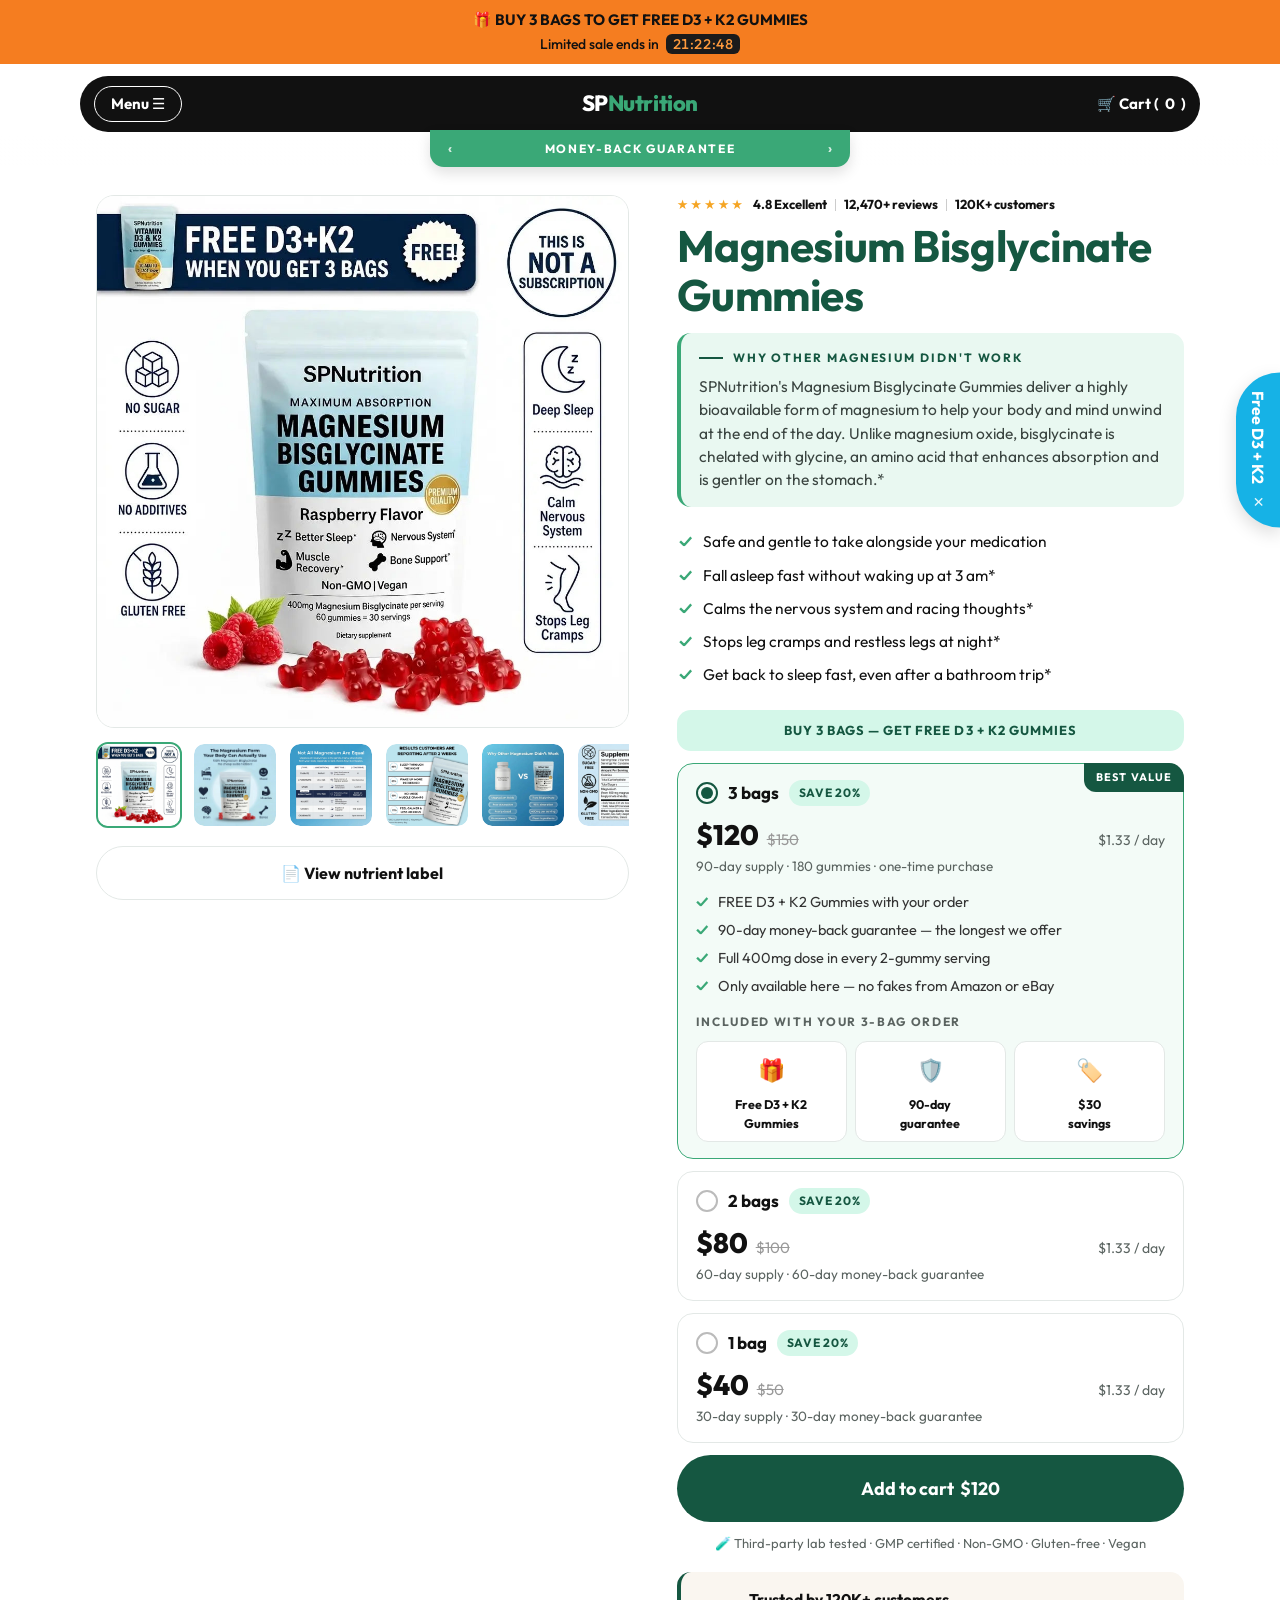
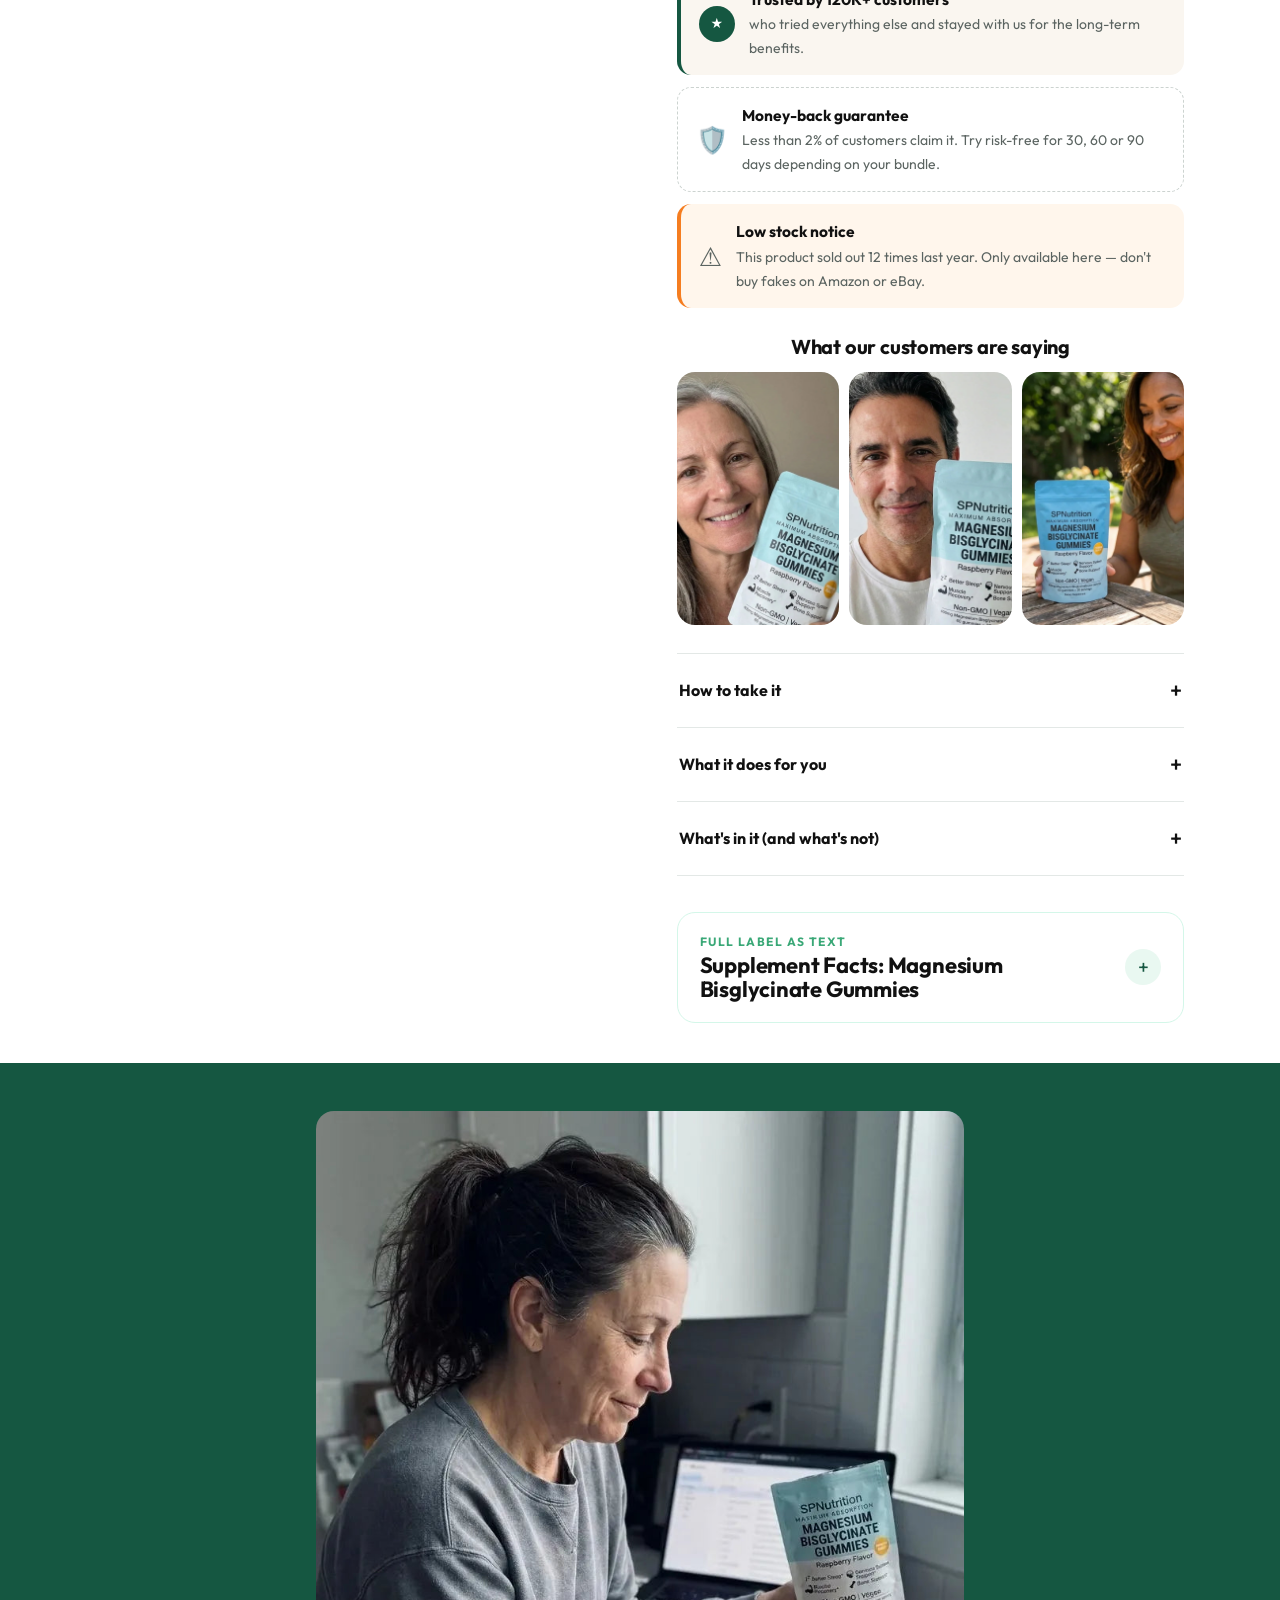
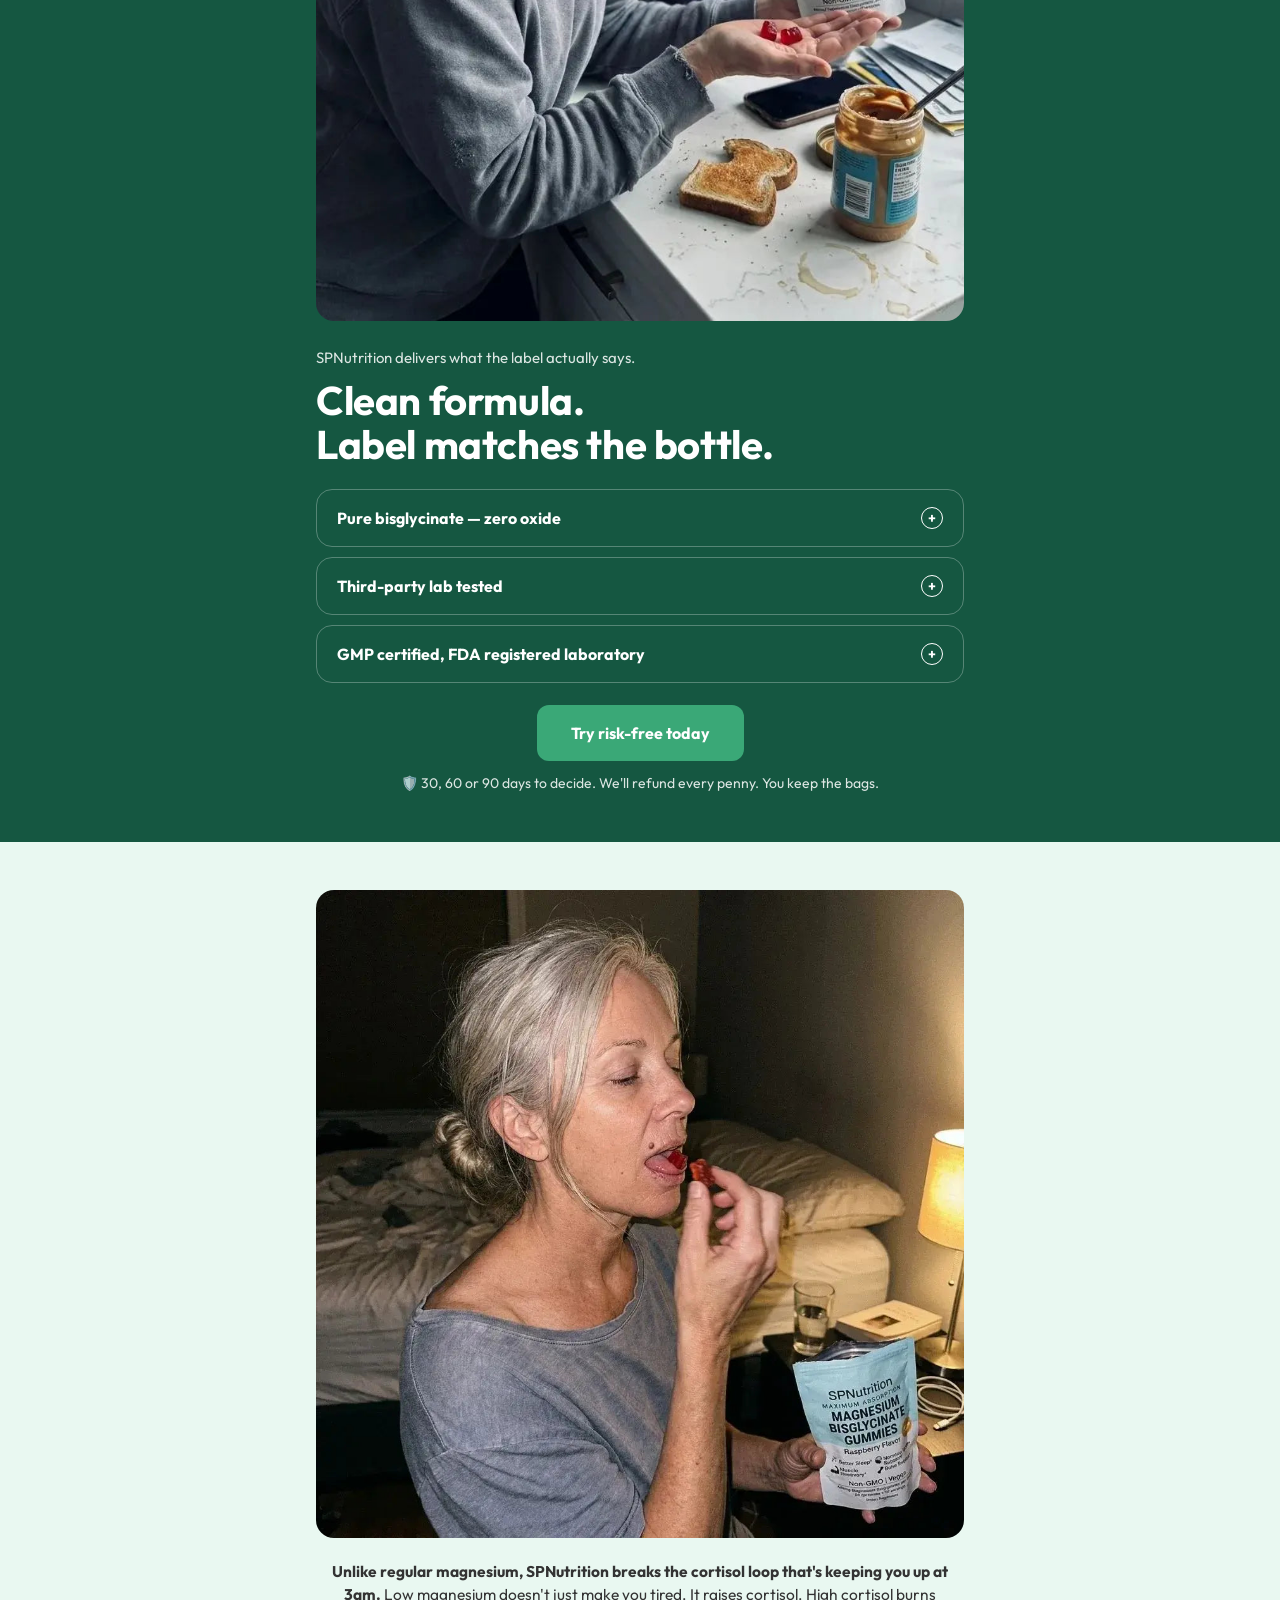
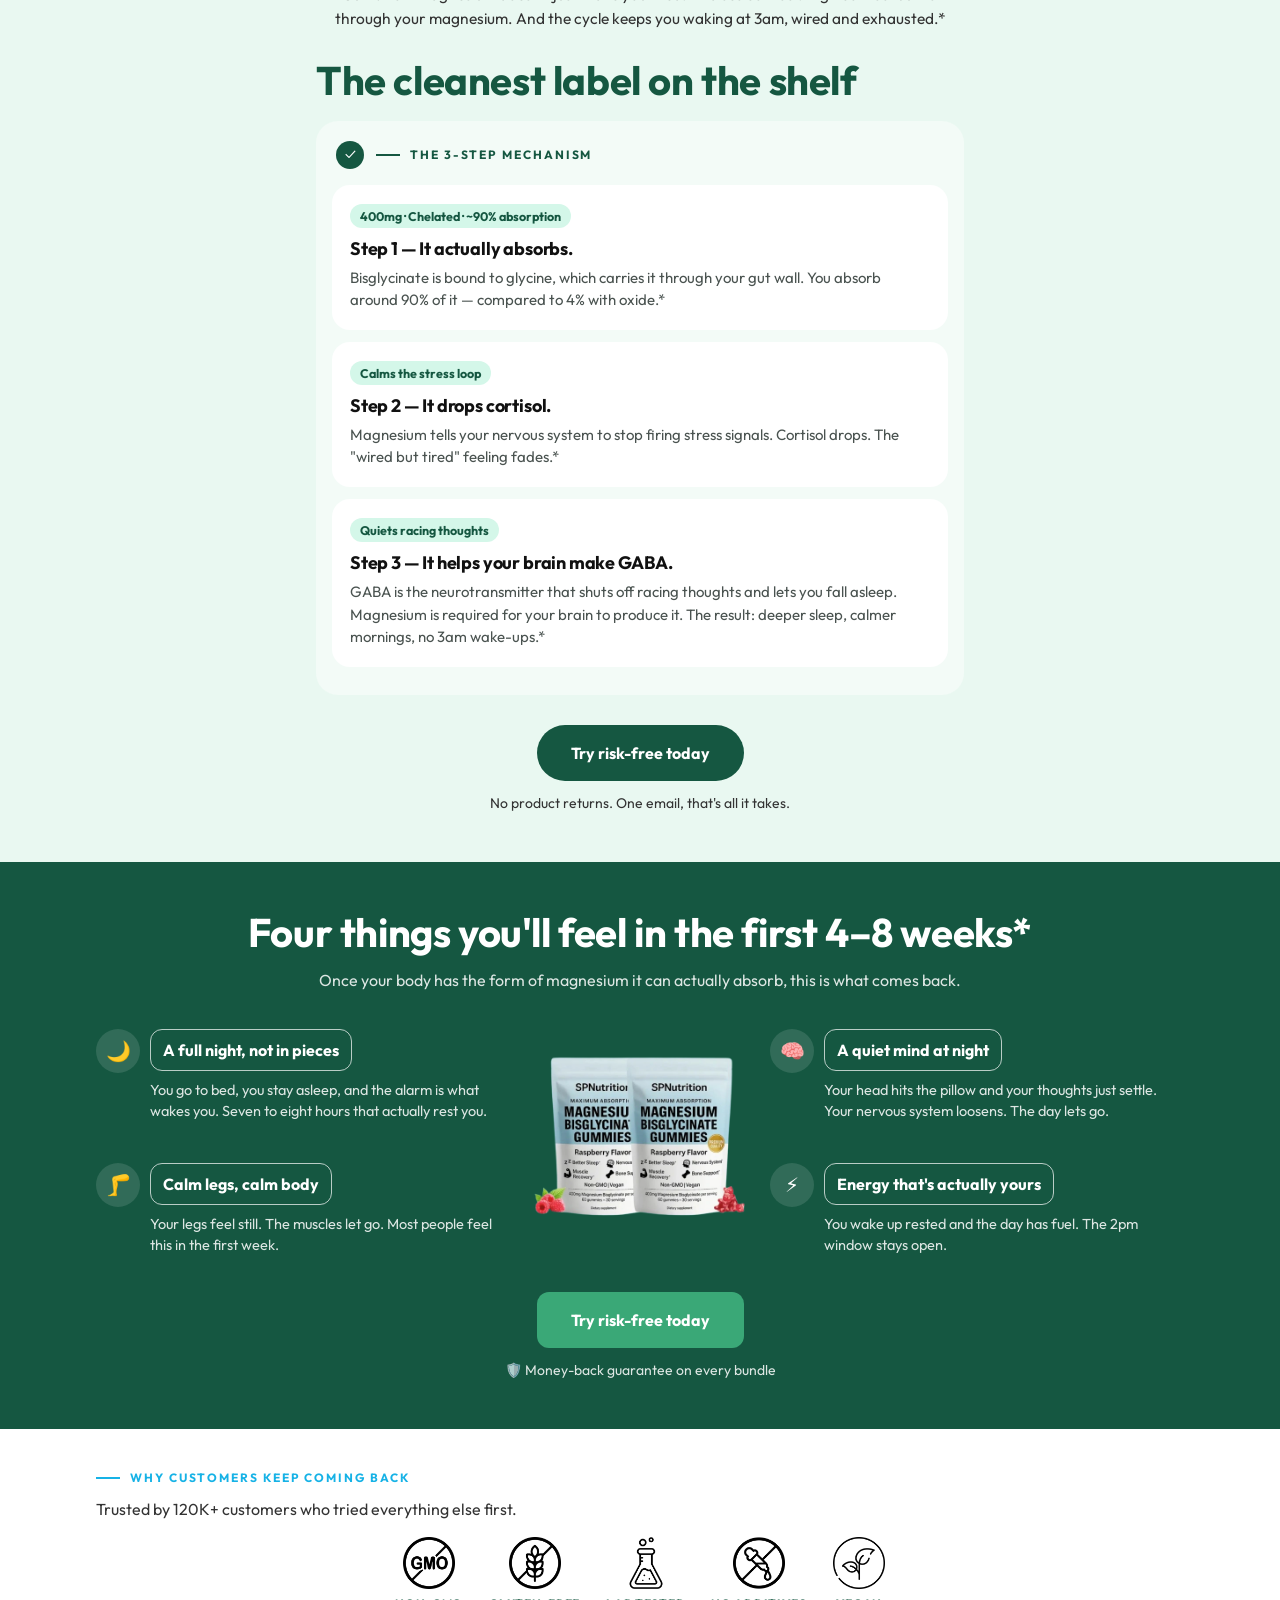
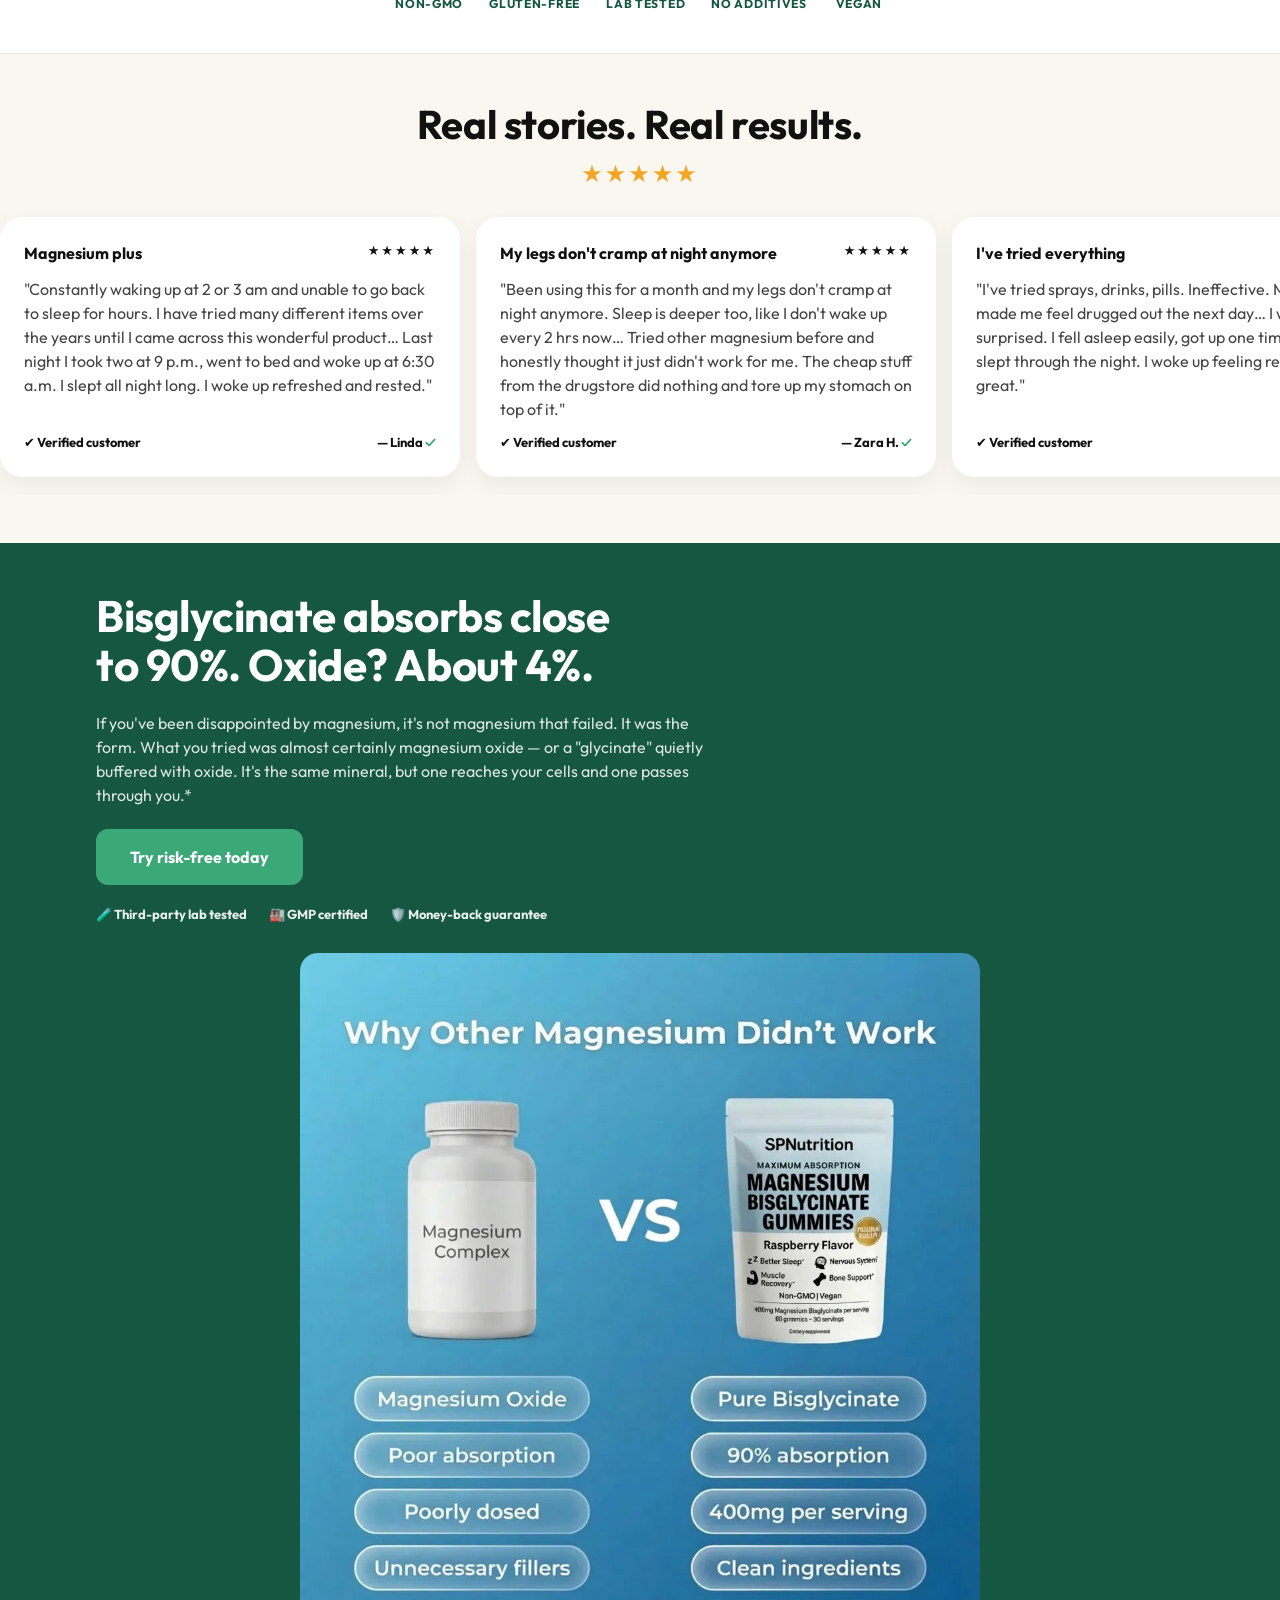
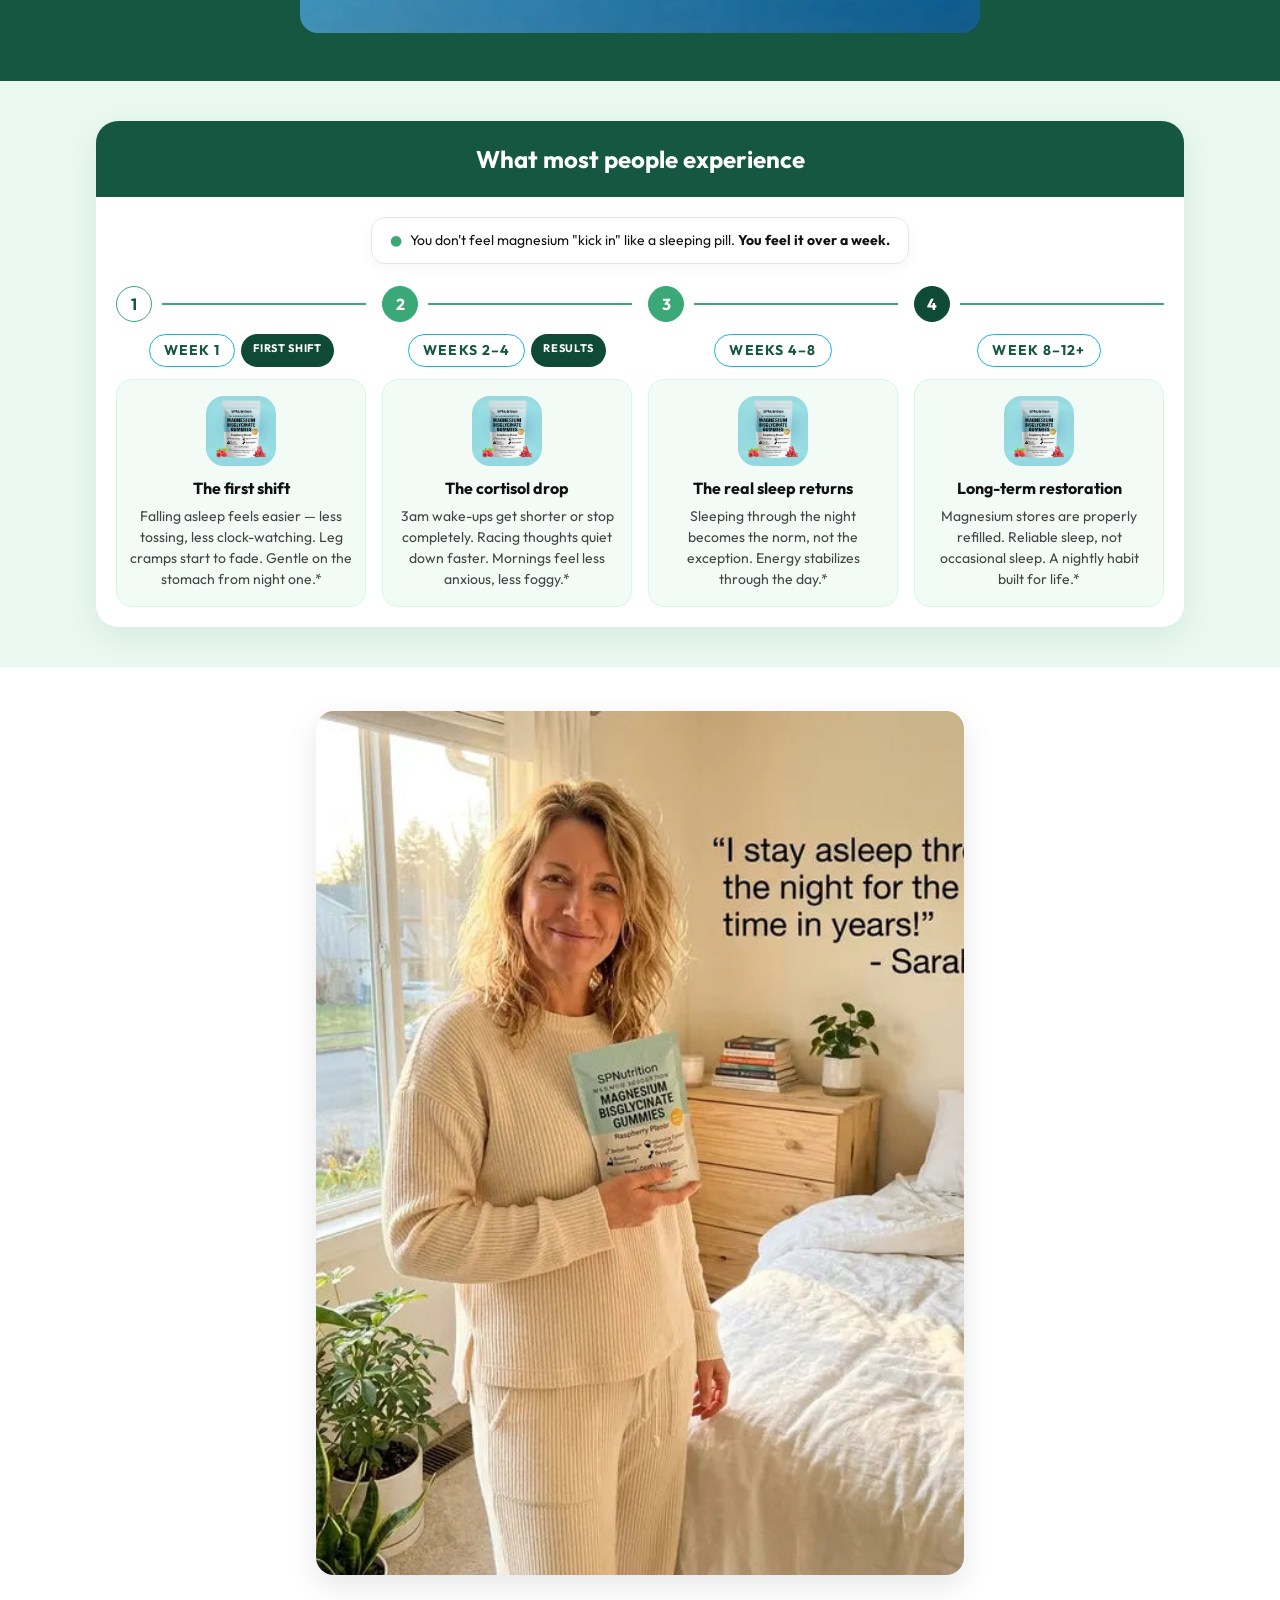
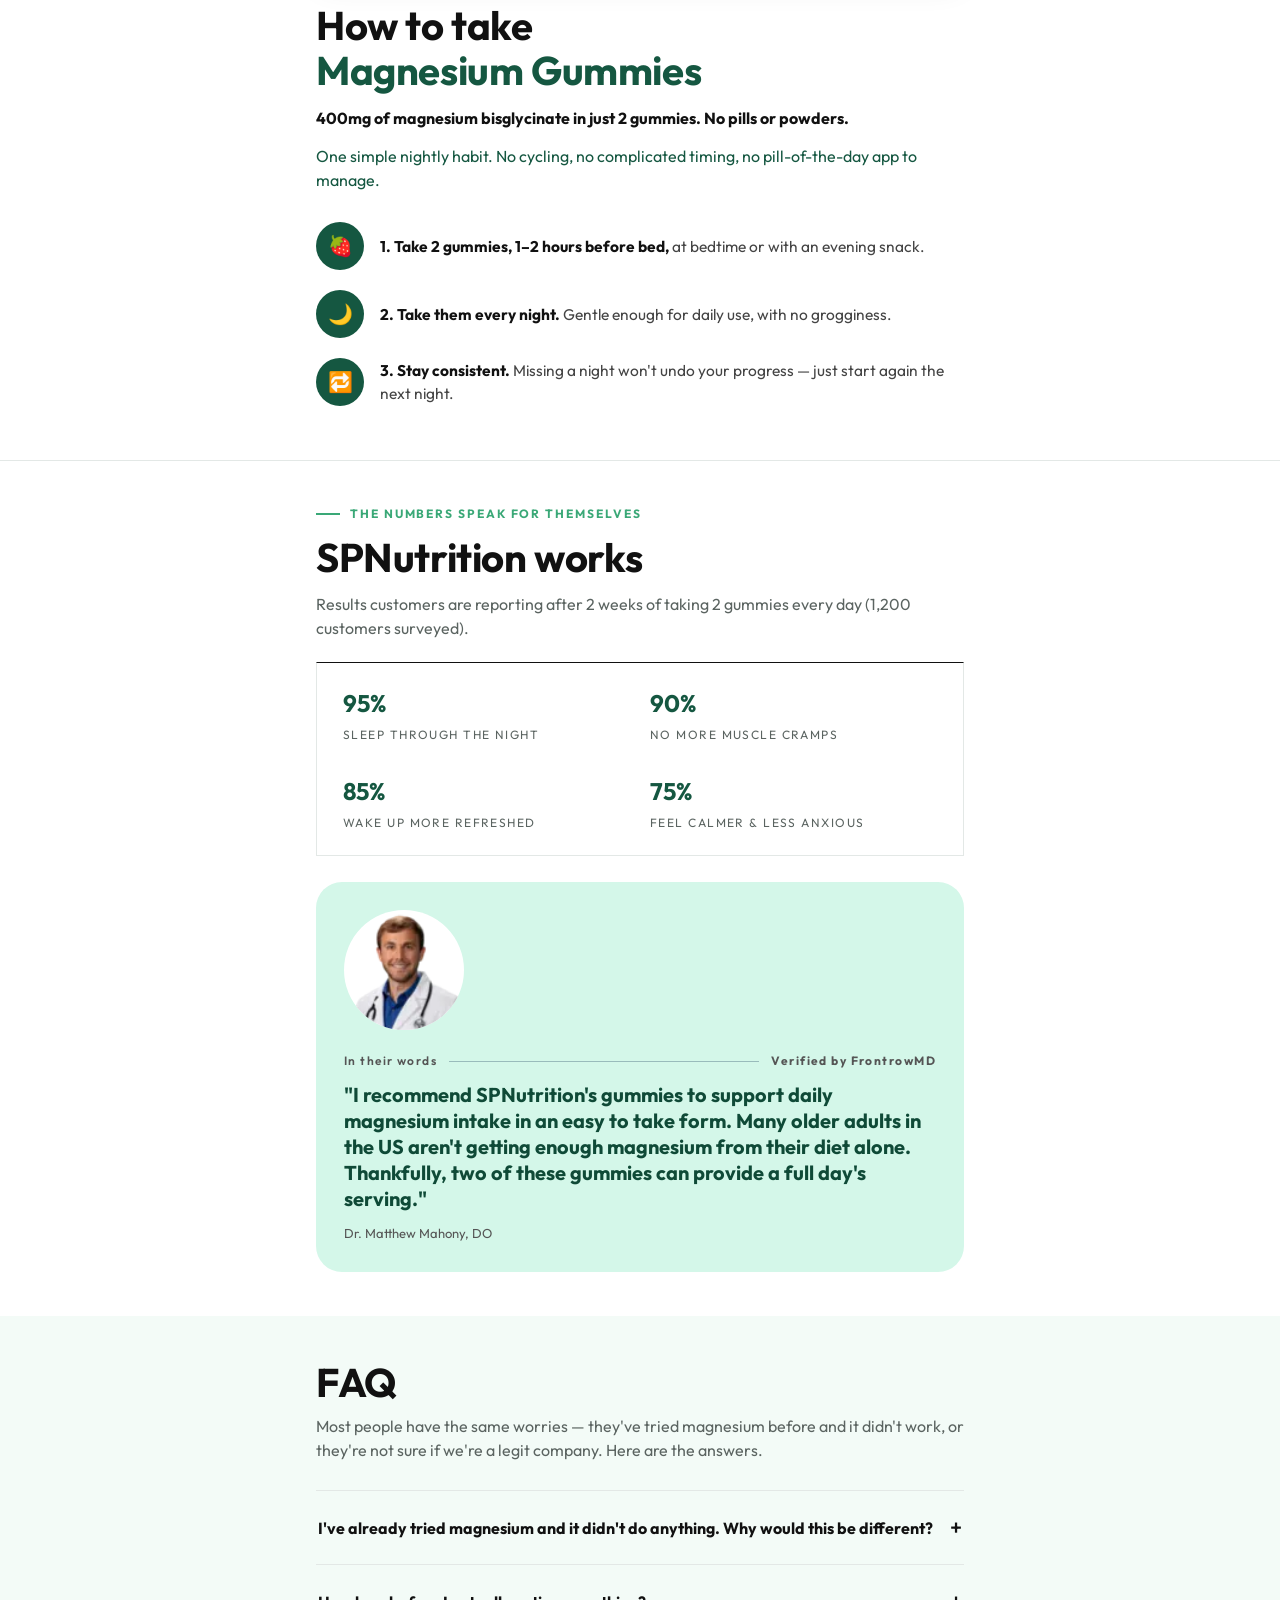
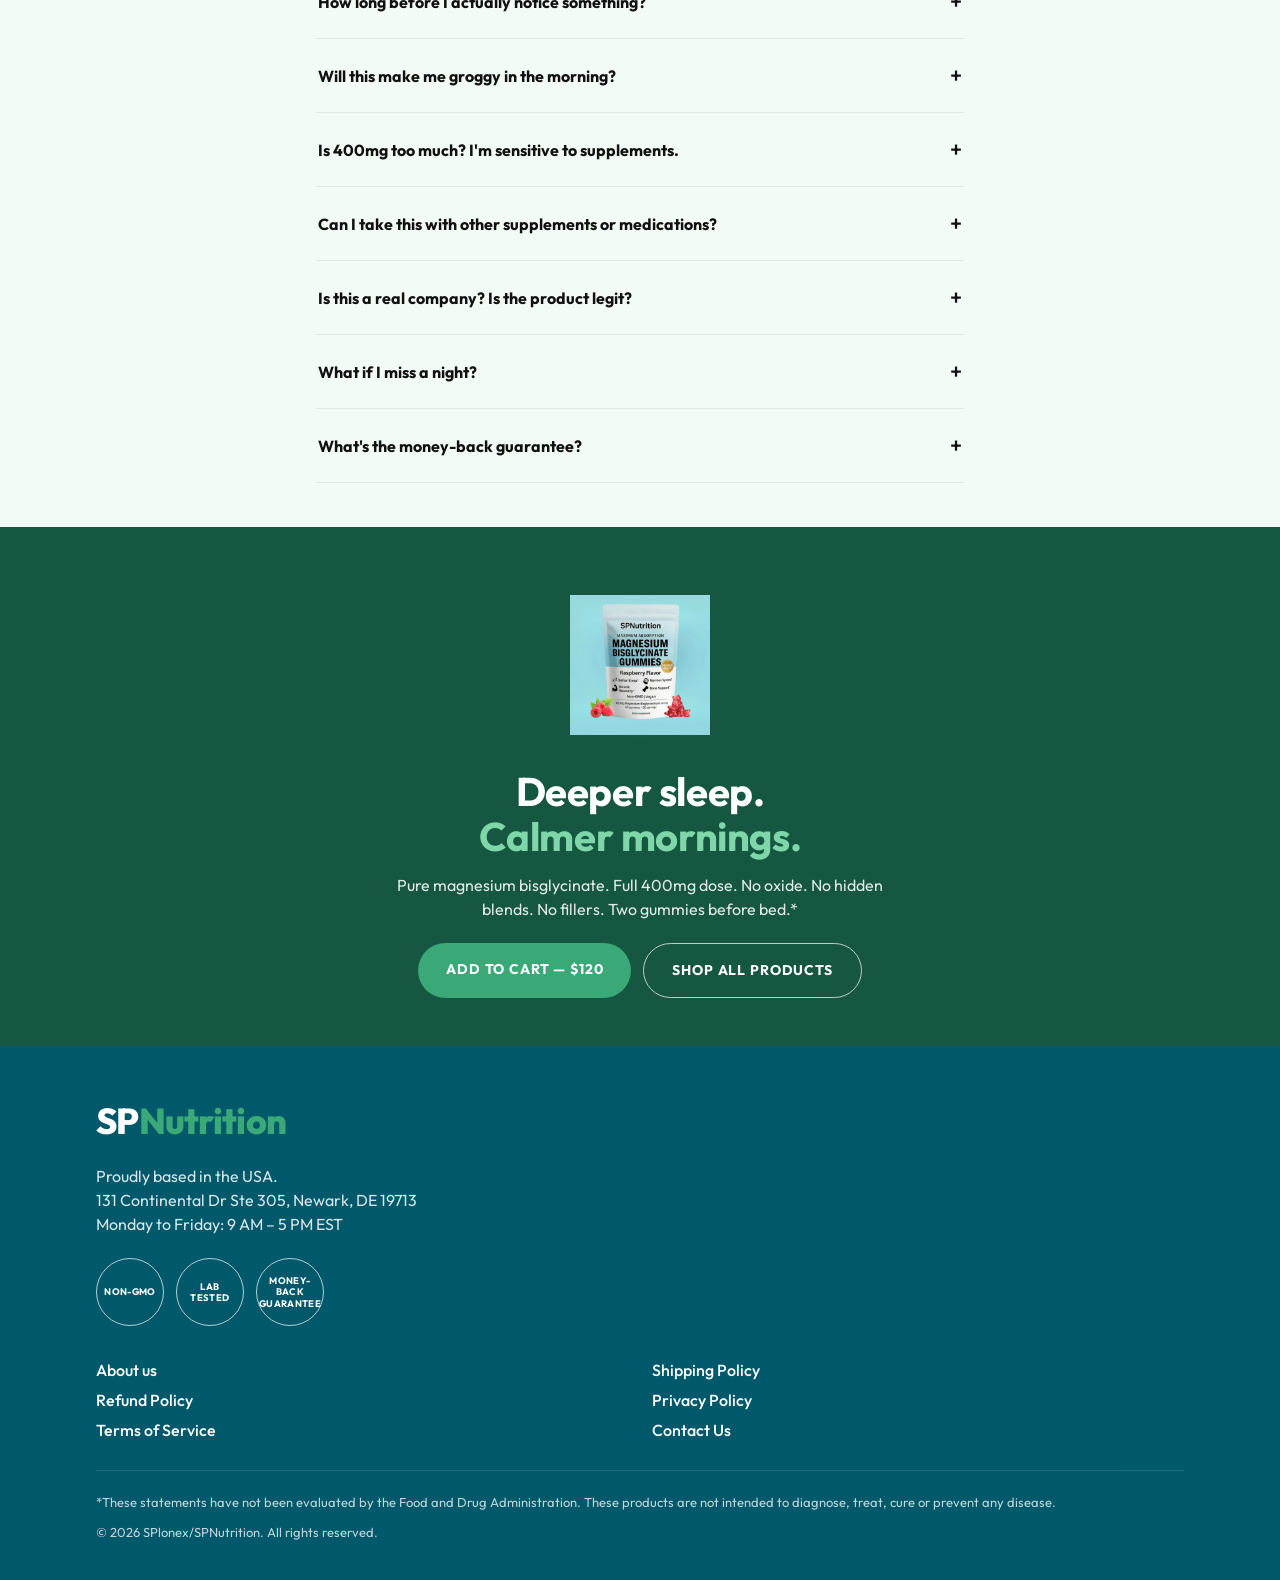
<file: sp-nutrition/index.html>
<!doctype html>
<html lang="en">
<head>
<meta charset="utf-8">
<meta name="viewport" content="width=device-width, initial-scale=1">
<title>Magnesium Bisglycinate Gummies | SPNutrition</title>
<meta name="description" content="400mg pure magnesium bisglycinate in 2 raspberry gummies. Deeper sleep, calmer nights, no leg cramps. Third-party tested, vegan, sugar-free.">
<link rel="preconnect" href="https://fonts.googleapis.com">
<link rel="preconnect" href="https://fonts.gstatic.com" crossorigin>
<link href="https://fonts.googleapis.com/css2?family=Outfit:wght@400;500;600;700;800&display=swap" rel="stylesheet">
<style>
:root{
  --green-900:#0f4a37;
  --green-800:#155741;
  --green-500:#3aa877;
  --mint-100:#e9f8f1;
  --mint-200:#d4f7e9;
  --mint-50:#f3fbf7;
  --pink:#f9bdf0;
  --orange:#f57d20;
  --cyan:#16b2e6;
  --teal:#00586b;
  --cream:#faf6f0;
  --star:#f5a524;
  --ink:#111;
  --muted:#5b6461;
  --line:#e3e8e6;
  --radius:18px;
}
*{box-sizing:border-box;margin:0;padding:0}
html{scroll-behavior:smooth}
body{font-family:"Outfit",system-ui,-apple-system,sans-serif;color:var(--ink);background:#fff;line-height:1.5;-webkit-font-smoothing:antialiased}
img{display:block;max-width:100%}
a{color:inherit}
button{font:inherit;cursor:pointer;border:0;background:none;color:inherit}
.wrap{max-width:1120px;margin:0 auto;padding:0 16px}
.narrow{max-width:680px;margin:0 auto;padding:0 16px}
.eyebrow{display:flex;align-items:center;gap:10px;font-size:12px;font-weight:700;letter-spacing:.16em;text-transform:uppercase;color:var(--green-800)}
.eyebrow::before{content:"";width:24px;height:2px;background:currentColor}
h1,h2,h3{line-height:1.12;letter-spacing:-.01em}
h2{font-size:clamp(28px,5vw,40px);font-weight:700}
.center{text-align:center}
.sup{font-size:.7em;vertical-align:super}

/* ---------- image slots (show a labeled placeholder until the file exists) ---------- */
.slot{position:relative;overflow:hidden;background:linear-gradient(135deg,var(--mint-200),var(--mint-50));border-radius:var(--radius)}
.slot img{width:100%;height:100%;object-fit:cover}
.slot.missing img{display:none}
.slot.missing::after{content:attr(data-label);position:absolute;inset:0;display:flex;align-items:center;justify-content:center;text-align:center;padding:12px;font-size:13px;font-weight:600;color:var(--green-800);opacity:.75}
.slot.contain img{object-fit:contain}

/* ---------- announcement + header ---------- */
.announce{background:var(--orange);color:#111;text-align:center;padding:10px 16px;font-weight:700;font-size:15px;line-height:1.3}
.announce small{display:block;font-weight:500;font-size:14px;margin-top:4px}
.announce .timer{display:inline-block;background:#1b1b1b;color:#ff9a3d;border-radius:6px;padding:1px 7px;margin-left:4px;font-variant-numeric:tabular-nums;letter-spacing:.04em}
.header{position:sticky;top:0;z-index:40;padding:12px 16px 0;background:linear-gradient(#fff 70%,rgba(255,255,255,0))}
.nav{max-width:1120px;margin:0 auto;background:#111;color:#fff;border-radius:999px;display:flex;align-items:center;justify-content:space-between;padding:10px 14px}
.nav .menu{border:1.5px solid #fff;border-radius:999px;padding:6px 16px;font-weight:700;font-size:15px}
.logo{font-weight:800;font-size:22px;letter-spacing:-.02em}
.logo span{color:var(--green-500)}
.nav .cart{font-weight:700;font-size:15px;display:flex;gap:6px;align-items:center}
.promo-pill{max-width:420px;margin:-2px auto 0;background:var(--green-500);color:#fff;border-radius:0 0 14px 14px;display:flex;align-items:center;justify-content:space-between;padding:8px 14px;font-size:12px;font-weight:700;letter-spacing:.14em;text-transform:uppercase;box-shadow:0 6px 14px rgba(0,0,0,.12)}
.promo-pill button{opacity:.8;font-size:14px;padding:0 4px}

/* ---------- side tab ---------- */
.side-tab{position:fixed;right:0;top:50%;transform:translateY(-50%);z-index:45;background:var(--cyan);color:#fff;writing-mode:vertical-rl;padding:18px 10px;border-radius:999px 0 0 999px;font-weight:700;font-size:16px;display:flex;gap:10px;align-items:center;box-shadow:0 6px 18px rgba(0,0,0,.15)}
.side-tab .x{font-size:14px;opacity:.9}

/* ---------- hero / buy box ---------- */
.hero{display:grid;grid-template-columns:minmax(0,1fr);gap:28px;padding:28px 0 40px}
.hero>*{min-width:0}
@media(min-width:900px){.hero{grid-template-columns:minmax(0,1.05fr) minmax(0,1fr);align-items:start;gap:48px}.gallery{position:sticky;top:110px}}
.main-img{aspect-ratio:1/1;border:1px solid var(--line);background:#fff}
.thumbs{display:flex;gap:10px;overflow-x:auto;margin:14px 0;padding-bottom:4px;scrollbar-width:none}
.thumbs button{flex:0 0 86px;height:86px;border-radius:12px;border:2px solid transparent;padding:0;overflow:hidden}
.thumbs button.active{border-color:var(--green-500)}
.thumbs .slot{height:100%;border-radius:10px}
.thumbs .slot.missing::after{font-size:10px}
.btn-outline{width:100%;border:1.5px solid var(--line);border-radius:999px;padding:14px;font-weight:700;display:flex;justify-content:center;gap:8px}

.rating{display:flex;flex-wrap:wrap;align-items:center;gap:8px;font-size:13px;font-weight:700}
.stars{color:var(--star);letter-spacing:2px}
.rating .sep{width:1px;height:12px;background:#ccc}
.title{font-size:clamp(32px,6vw,44px);font-weight:700;color:var(--green-800);margin:6px 0 14px}
.callout{background:var(--mint-100);border-left:4px solid var(--green-500);border-radius:14px;padding:16px 18px}
.callout .eyebrow{margin-bottom:8px}
.callout p{color:#3a4440;font-size:15.5px}
.checks{list-style:none;margin:18px 0}
.checks li{padding:5px 0 5px 26px;position:relative;font-size:15.5px}
.checks li::before{content:"✓";position:absolute;left:2px;color:var(--green-500);font-weight:800}

.save-bar{background:var(--mint-200);color:var(--green-800);text-align:center;border-radius:14px;padding:11px;font-weight:700;letter-spacing:.08em;font-size:13px;text-transform:uppercase;margin-bottom:12px}
.bundle{position:relative;display:block;border:1.5px solid var(--line);border-radius:16px;padding:16px 18px;margin-bottom:12px;cursor:pointer;background:#fff;transition:border-color .15s,background .15s}
.bundle input{position:absolute;opacity:0}
.bundle.selected{border-color:var(--green-500);background:var(--mint-50)}
.bundle .row{display:flex;align-items:center;gap:10px;flex-wrap:wrap}
.radio{width:22px;height:22px;border-radius:50%;border:2px solid #bbb;display:inline-flex;align-items:center;justify-content:center}
.bundle.selected .radio{border-color:var(--green-800)}
.bundle.selected .radio::after{content:"";width:12px;height:12px;border-radius:50%;background:var(--green-800)}
.bundle .name{font-weight:700;font-size:17px}
.tag{background:var(--mint-200);color:var(--green-800);font-size:12px;font-weight:700;letter-spacing:.06em;border-radius:999px;padding:4px 10px;text-transform:uppercase}
.best{position:absolute;top:-1px;right:-1px;background:var(--green-800);color:#fff;font-size:11px;font-weight:700;letter-spacing:.1em;padding:6px 12px;border-radius:0 15px 0 12px;text-transform:uppercase}
.price-row{display:flex;align-items:baseline;justify-content:space-between;margin-top:8px}
.price{font-size:28px;font-weight:800}
.compare{color:#999;text-decoration:line-through;margin-left:8px;font-size:15px}
.per-day{color:var(--muted);font-size:14px}
.bundle .meta{color:var(--muted);font-size:13.5px}
.perks{list-style:none;margin:12px 0 4px;font-size:14.5px;color:#333}
.perks li{padding:3px 0 3px 22px;position:relative}
.perks li::before{content:"✓";position:absolute;left:0;color:var(--green-500);font-weight:800}
.kit-title{font-size:12px;letter-spacing:.14em;font-weight:700;text-transform:uppercase;color:var(--muted);margin:14px 0 10px}
.kit{display:grid;grid-template-columns:repeat(3,1fr);gap:8px;text-align:center;font-size:12.5px;font-weight:700}
.kit div{background:#fff;border:1px solid var(--line);border-radius:12px;padding:12px 4px 8px}
.kit .ico{font-size:22px;display:block;margin-bottom:8px}
.kit s{display:block;color:#999;font-weight:500}
.onetime{text-align:center;font-size:14.5px;color:#444;margin:4px 0 14px}
.onetime button{color:var(--green-800);font-weight:600;text-decoration:underline;text-underline-offset:3px}
.atc{width:100%;background:var(--green-800);color:#fff;border-radius:999px;padding:20px;font-size:18px;font-weight:700;transition:background .15s}
.atc:hover{background:var(--green-900)}
.trust-line{text-align:center;font-size:13px;color:var(--muted);margin:12px 0 18px}
.note-card{display:flex;gap:14px;align-items:center;border-radius:14px;padding:16px 18px;margin-bottom:12px}
.note-card.fav{background:var(--cream);border-left:4px solid var(--green-800)}
.note-card.guar{border:1.5px dashed #ccd3d0}
.note-card .badge{flex:0 0 36px;height:36px;border-radius:50%;background:var(--green-800);color:#fff;display:flex;align-items:center;justify-content:center}
.note-card b{display:block;font-size:15.5px}
.note-card span{font-size:14px;color:var(--muted)}

/* ---------- ugc ---------- */
.ugc h3{text-align:center;font-size:20px;margin:28px 0 14px}
.ugc-row{display:grid;grid-template-columns:repeat(3,1fr);gap:10px}
.ugc-row .slot{aspect-ratio:9/14}
.play{position:absolute;right:10px;bottom:10px;width:34px;height:34px;border-radius:50%;background:#fff;color:var(--green-800);display:flex;align-items:center;justify-content:center;font-size:12px;box-shadow:0 2px 8px rgba(0,0,0,.15);z-index:2}
.play.big{right:50%;bottom:50%;transform:translate(50%,50%);width:58px;height:58px;font-size:18px}

/* ---------- accordions ---------- */
.acc{border-top:1px solid var(--line);margin-top:28px}
.acc details{border-bottom:1px solid var(--line)}
.acc summary{list-style:none;cursor:pointer;display:flex;justify-content:space-between;align-items:center;padding:20px 2px;font-weight:700;font-size:16px}
.acc summary::-webkit-details-marker{display:none}
.acc summary::after{content:"+";font-size:22px;font-weight:500}
.acc details[open] summary::after{content:"–"}
.acc .body{padding:0 2px 20px;color:#3a4440;font-size:15px}
.acc .body ul{padding-left:18px}
.facts-card{margin-top:36px;border:1.5px solid var(--mint-200);border-radius:var(--radius);padding:20px 22px}
.facts-card summary{list-style:none;cursor:pointer;display:flex;justify-content:space-between;align-items:center}
.facts-card summary::-webkit-details-marker{display:none}
.facts-card .k{font-size:12px;letter-spacing:.12em;font-weight:700;color:var(--green-500);text-transform:uppercase}
.facts-card h3{font-size:22px;margin-top:2px}
.plus{width:36px;height:36px;border-radius:50%;background:var(--mint-100);color:var(--green-800);display:flex;align-items:center;justify-content:center;font-size:20px;flex:0 0 36px}
.facts-card[open] .plus{transform:rotate(45deg)}
.facts{width:100%;border-collapse:collapse;margin-top:16px;font-size:14px}
.facts th,.facts td{text-align:left;padding:8px 0;border-bottom:1px solid var(--line)}
.facts td:last-child,.facts th:last-child{text-align:right}

/* ---------- dark section ---------- */
.dark{background:var(--green-800);color:#fff;padding:48px 0}
.dark .lead{opacity:.85;font-size:15px;margin:26px 0 8px}
.dark h2{margin-bottom:22px}
.lifestyle{aspect-ratio:4/5}
.dark .slot{background:linear-gradient(135deg,#1c6a50,#124a37)}
.dark .slot.missing::after{color:#cfeee0}
.pill-acc details{border:1px solid rgba(255,255,255,.28);border-radius:16px;margin-bottom:10px}
.pill-acc summary{list-style:none;cursor:pointer;padding:16px 20px;font-weight:700;display:flex;justify-content:space-between;align-items:center}
.pill-acc summary::-webkit-details-marker{display:none}
.pill-acc summary::after{content:"+";width:20px;height:20px;border:1.5px solid #fff;border-radius:50%;display:flex;align-items:center;justify-content:center;font-size:14px;line-height:1}
.pill-acc details[open] summary::after{content:"–"}
.pill-acc .body{padding:0 20px 16px;opacity:.85;font-size:14.5px}
.cta{display:inline-block;background:var(--green-500);color:#fff;border-radius:12px;padding:16px 34px;font-weight:700;font-size:16px;text-decoration:none}
.cta.darkbtn{background:var(--green-800);border-radius:999px}
.cta-note{font-size:14px;margin-top:12px;opacity:.85}

/* ---------- inside / ingredients ---------- */
.mint{background:var(--mint-100);padding:48px 0}
.gummy-shot{aspect-ratio:1/1;background:var(--pink)}
.mint .intro{text-align:center;color:#333;font-size:15.5px;margin:22px 0 28px}
.mint h2{color:var(--green-800);margin-bottom:18px}
.inside{background:var(--mint-50);border-radius:22px;padding:16px}
.inside-head{display:flex;align-items:center;gap:12px;margin:4px 4px 16px}
.inside-head .chk{width:28px;height:28px;border-radius:50%;background:var(--green-800);color:#fff;display:flex;align-items:center;justify-content:center;font-size:14px}
.ing{background:#fff;border-radius:18px;padding:18px;margin-bottom:12px}
.ing .tag{text-transform:none;letter-spacing:0;font-size:12.5px}
.ing h3{font-size:18px;margin:12px 0 8px}
.ing p{color:#4a5350;font-size:15px}

/* ---------- benefits orbit ---------- */
.orbit{display:grid;grid-template-columns:1fr 1fr;gap:28px 20px;position:relative;margin:30px 0}
@media(min-width:760px){.orbit{grid-template-columns:1fr 220px 1fr;align-items:center}.orbit .center-g{grid-row:1/3;grid-column:2}}
.benefit{display:grid;grid-template-columns:44px 1fr;gap:10px;align-items:start}
.benefit .ic{width:44px;height:44px;border-radius:50%;background:rgba(255,255,255,.12);display:flex;align-items:center;justify-content:center;font-size:20px}
.benefit .lbl{border:1.5px solid rgba(255,255,255,.7);border-radius:12px;padding:8px 12px;font-weight:700;display:inline-block;margin-bottom:8px}
.benefit p{font-size:14.5px;opacity:.85}
.center-g{display:flex;justify-content:center}
.center-g .slot{width:200px;height:200px;border-radius:50%}
@media(max-width:759px){.center-g{grid-column:1/-1;order:-1}}

/* ---------- featured + reviews ---------- */
.featured{padding:40px 0;border-bottom:1px solid var(--line)}
.featured .eyebrow{color:var(--cyan)}
.featured p{margin:10px 0 16px;color:#333}
.logos{display:flex;gap:28px;overflow-x:auto;align-items:center;scrollbar-width:none}
.logos .slot{flex:0 0 170px;height:46px;border-radius:8px}
.logos .slot.missing::after{font-size:11px}
.reviews{background:var(--cream);padding:48px 0}
.reviews h2{text-align:center}
.reviews .stars{display:block;text-align:center;font-size:24px;margin:8px 0 22px}
.rev-track{display:flex;gap:16px;overflow-x:auto;scroll-snap-type:x mandatory;padding:4px 16px 18px;scrollbar-width:none}
.rev{flex:0 0 min(460px,85%);scroll-snap-align:start;background:#fff;border-radius:22px;padding:24px;box-shadow:0 8px 24px rgba(0,0,0,.06);display:flex;flex-direction:column;gap:12px;min-height:240px}
.rev header{display:flex;justify-content:space-between;font-weight:700}
.rev header .stars{display:inline;font-size:13px;margin:0;color:#111}
.rev p{color:#444;flex:1}
.rev footer{display:flex;justify-content:space-between;font-size:13px;font-weight:700}
.rev footer i{font-style:normal;color:var(--green-500)}

/* ---------- serving comparison ---------- */
.compare-sec h2{font-size:clamp(30px,6vw,44px);max-width:520px}
.compare-sec p{opacity:.85;margin:16px 0 22px;max-width:620px}
.badges-row{display:flex;flex-wrap:wrap;gap:8px 22px;font-size:13px;font-weight:700;margin:20px 0 28px;opacity:.9}
.compare-img{aspect-ratio:1/1;background:var(--mint-200) !important}
.compare-img.missing::after{color:var(--green-800) !important}

/* ---------- timeline ---------- */
.timeline-sec{background:var(--mint-100);padding:40px 0}
.tl{background:#fff;border-radius:22px;overflow:hidden;box-shadow:0 10px 30px rgba(15,74,55,.08)}
.tl-head{background:var(--green-800);color:#fff;text-align:center;padding:20px;font-size:24px;font-weight:700}
.tl-body{padding:20px}
.tl-note{display:block;width:max-content;max-width:100%;margin:0 auto 22px;border:1px solid var(--line);border-radius:14px;padding:12px 18px;font-size:14px;box-shadow:0 4px 12px rgba(0,0,0,.04)}
.tl-note::before{content:"●";color:var(--green-500);margin-right:8px}
.tl-grid{display:grid;grid-template-columns:1fr 1fr;gap:16px}
@media(min-width:900px){.tl-grid{grid-template-columns:repeat(4,1fr)}}
.step-dot{display:flex;align-items:center;gap:10px;margin-bottom:12px}
.step-dot span{width:36px;height:36px;border-radius:50%;display:flex;align-items:center;justify-content:center;font-weight:700;border:1.5px solid var(--green-500);color:var(--green-800);flex:0 0 36px}
.step-dot.filled span{background:var(--green-500);color:#fff}
.step-dot.deep span{background:var(--green-900);border-color:var(--green-900);color:#fff}
.step-dot::after{content:"";height:1.5px;flex:1;background:var(--green-500)}
.phase{display:flex;gap:6px;justify-content:center;flex-wrap:wrap;margin-bottom:12px}
.phase b{border:1.5px solid var(--cyan);border-radius:999px;padding:5px 14px;font-size:14px;letter-spacing:.08em;color:var(--green-800)}
.phase em{font-style:normal;background:var(--green-900);color:#fff;border-radius:999px;padding:6px 12px;font-size:11px;font-weight:700;letter-spacing:.06em}
.tl-card{border:1px solid var(--mint-200);background:var(--mint-50);border-radius:16px;padding:16px 12px;text-align:center}
.tl-card .slot{width:70px;height:70px;margin:0 auto 10px;background:transparent}
.tl-card .slot.missing::after{font-size:9px}
.tl-card h4{font-size:16px;margin-bottom:6px}
.tl-card p{font-size:14px;color:#444}

/* ---------- how to + experts ---------- */
.howto{padding:44px 0}
.big-video{aspect-ratio:9/12;box-shadow:0 10px 30px rgba(0,0,0,.1)}
.howto h2{margin-top:28px}
.howto h2 span{display:block;color:var(--green-800)}
.howto .bold{font-weight:700;margin:14px 0}
.howto .green{color:var(--green-800);margin-bottom:20px}
.steps{list-style:none}
.steps li{display:flex;gap:16px;align-items:center;padding:10px 0;font-size:15.5px;color:#444}
.steps .ic{flex:0 0 48px;height:48px;border-radius:50%;background:var(--green-800);display:flex;align-items:center;justify-content:center;font-size:20px}
.steps b{color:#111}
.experts{padding:44px 0;border-top:1px solid var(--line)}
.experts h2{margin:12px 0}
.experts .sub{color:var(--muted);margin-bottom:22px}
.stats{border:1px solid var(--line);border-top:1.5px solid #111;padding:8px 26px}
.stats div{padding:14px 0}
.stats b{display:block;font-size:24px;color:var(--green-800)}
.stats span{font-size:12px;letter-spacing:.12em;color:var(--muted);text-transform:uppercase}
.expert-card{background:var(--mint-200);border-radius:26px;padding:28px;margin-top:26px}
.expert-card .slot{width:200px;height:250px;background:#fff}
.expert-card .k{display:flex;justify-content:space-between;align-items:center;gap:12px;font-size:12px;letter-spacing:.12em;font-weight:600;color:#555;margin:22px 0 12px}
.expert-card .k::after{content:"";flex:1;height:1px;background:#9bb;order:1}
.expert-card .k b{order:2}
.expert-card blockquote{font-size:20px;font-weight:700;color:var(--green-900);line-height:1.3}
.expert-card .who{font-size:13px;color:#555;margin-top:12px}

/* ---------- final cta + footer ---------- */
.final{background:var(--green-800);color:#fff;text-align:center;padding:48px 0}
.final .slot{width:140px;height:180px;margin:0 auto 14px;background:radial-gradient(circle,rgba(255,255,255,.08),transparent 70%)}
.final h2 span{display:block;color:#7fd6a8}
.final p{opacity:.88;margin:14px auto 22px;max-width:520px}
.final .btns{display:flex;gap:12px;justify-content:center;flex-wrap:wrap}
.final .btns a{border-radius:999px;padding:16px 28px;font-weight:700;font-size:14px;letter-spacing:.06em;text-transform:uppercase;text-decoration:none}
.final .primary{background:var(--green-500)}
.final .ghost{border:1.5px solid rgba(255,255,255,.7)}
footer.site{background:var(--teal);color:#fff;padding:48px 0 28px}
footer .logo{font-size:36px}
footer .tagline{opacity:.85;margin:16px 0 22px;max-width:360px}
.socials{display:flex;gap:12px;margin-bottom:22px}
.socials a{width:42px;height:42px;border-radius:50%;background:rgba(255,255,255,.12);display:flex;align-items:center;justify-content:center;font-size:13px;font-weight:700;text-decoration:none}
.seals{display:flex;gap:12px;margin-bottom:32px}
.seals span{width:68px;height:68px;border-radius:50%;border:1.5px solid rgba(255,255,255,.7);display:flex;align-items:center;justify-content:center;text-align:center;font-size:9.5px;font-weight:700;letter-spacing:.04em;line-height:1.2;padding:6px}
.links{display:grid;grid-template-columns:1fr 1fr;gap:6px 24px;font-weight:500}
.links a{text-decoration:none}
.legal{border-top:1px solid rgba(255,255,255,.18);margin-top:28px;padding-top:22px;font-size:13px;opacity:.75}
.legal p{margin-bottom:10px}

/* ---------- modal ---------- */
.modal{position:fixed;inset:0;background:rgba(0,0,0,.5);display:none;align-items:center;justify-content:center;z-index:60;padding:16px}
.modal.open{display:flex}
.modal .box{background:#fff;border-radius:20px;max-width:440px;width:100%;padding:26px;position:relative;max-height:90vh;overflow:auto}
.modal .close{position:absolute;top:10px;right:14px;font-size:24px}
.modal input{width:100%;border:1.5px solid var(--line);border-radius:12px;padding:14px;font:inherit;margin:14px 0 10px}
/* ---------- additions for SPNutrition content ---------- */
.note-card.warn{background:#fff6ec;border-left:4px solid var(--orange)}
.logos.badges{gap:18px;justify-content:space-between}
.logos.badges figure{flex:0 0 auto;text-align:center;font-size:12px;font-weight:700;letter-spacing:.06em;text-transform:uppercase;color:var(--green-800)}
.logos.badges img{width:52px;height:52px;margin:0 auto 6px;object-fit:contain}
.faq{padding:44px 0;background:var(--mint-50)}
.faq .sub{color:var(--muted);margin:10px 0 0}
.faq .acc summary{gap:16px;text-align:left}
.expert-card .slot.avatar{width:120px;height:120px;border-radius:50%}
.center-g .slot.cutout{border-radius:0;background:transparent;width:240px;height:240px}
.tl-card .slot img{object-fit:contain}
.stats{display:grid;grid-template-columns:1fr 1fr;column-gap:20px}
.hero{padding:28px 16px 40px}
.nav a{text-decoration:none}
.promo-pill span{text-align:center;flex:1;line-height:1.3}
@media(max-width:759px){.orbit{grid-template-columns:1fr;gap:22px}.benefit .lbl{display:inline-block}}
.logos.badges{flex-wrap:wrap;justify-content:center;gap:16px 26px;overflow:visible}
</style>
</head>
<body>

<!--
  =====================================================================
  SPNutrition — Magnesium Bisglycinate Gummies product page
  ---------------------------------------------------------------------
  • All copy, prices, reviews and images come from
    spnutrition-us.com/products/spnutrition-magnesium-bisglycinate-gummies-one-time
  • Prices, compare-at prices, Shopify variant IDs and guarantee lengths
    live in CONFIG at the bottom of this file.
  • "Add to cart" sends shoppers to your Shopify cart permalink.
  =====================================================================
-->

<div class="announce">
  <span>🎁 BUY 3 BAGS TO GET FREE D3 + K2 GUMMIES</span>
  <small>Limited sale ends in <span class="timer" id="timer">00:00:00</span></small>
</div>

<header class="header">
  <nav class="nav">
    <button class="menu">Menu ☰</button>
    <a class="logo" href="https://spnutrition-us.com" aria-label="SPNutrition home">SP<span>Nutrition</span></a>
    <a class="cart" href="https://spnutrition-us.com/cart">🛒 Cart (<span id="cartCount">0</span>)</a>
  </nav>
  <div class="promo-pill">
    <button aria-label="Previous message" data-rotate="-1">‹</button>
    <span id="rotator"></span>
    <button aria-label="Next message" data-rotate="1">›</button>
  </div>
</header>

<button class="side-tab" id="sideTab" aria-label="Get free D3 + K2">Free D3 + K2 <span class="x" id="sideTabClose">✕</span></button>

<main>
<!-- ================= HERO / BUY BOX ================= -->
<section class="wrap hero" id="buy">
  <div class="gallery">
    <div class="slot contain main-img" data-label="images/hero-1.webp"><img id="mainImg" src="images/hero-1.webp" alt="SPNutrition Magnesium Bisglycinate Gummies, raspberry flavor, 60 gummies"></div>
    <div class="thumbs" id="thumbs"></div>
    <button class="btn-outline" data-open="factsModal">📄 View nutrient label</button>
  </div>

  <div class="buybox">
    <div class="rating">
      <span class="stars">★★★★★</span> <span>4.8 Excellent</span>
      <span class="sep"></span><span>12,470+ reviews</span>
      <span class="sep"></span><span>120K+ customers</span>
    </div>
    <h1 class="title">Magnesium Bisglycinate Gummies</h1>

    <div class="callout">
      <div class="eyebrow">Why other magnesium didn't work</div>
      <p>SPNutrition's Magnesium Bisglycinate Gummies deliver a highly bioavailable form of magnesium to help your body and mind unwind at the end of the day. Unlike magnesium oxide, bisglycinate is chelated with glycine, an amino acid that enhances absorption and is gentler on the stomach.*</p>
    </div>

    <ul class="checks">
      <li>Safe and gentle to take alongside your medication</li>
      <li>Fall asleep fast without waking up at 3 am*</li>
      <li>Calms the nervous system and racing thoughts*</li>
      <li>Stops leg cramps and restless legs at night*</li>
      <li>Get back to sleep fast, even after a bathroom trip*</li>
    </ul>

    <div class="save-bar">Buy 3 bags — get free D3 + K2 gummies</div>

    <label class="bundle selected" data-bundle="3">
      <input type="radio" name="bundle" value="3" checked>
      <span class="best">Best value</span>
      <div class="row"><span class="radio"></span><span class="name">3 bags</span><span class="tag" data-save="3"></span></div>
      <div class="price-row"><div><span class="price" data-price="3"></span><span class="compare" data-compare="3"></span></div><span class="per-day" data-perday="3"></span></div>
      <div class="meta">90-day supply · 180 gummies · one-time purchase</div>
      <ul class="perks">
        <li>FREE D3 + K2 Gummies with your order</li>
        <li><span data-guar="3"></span>-day money-back guarantee — the longest we offer</li>
        <li>Full 400mg dose in every 2-gummy serving</li>
        <li>Only available here — no fakes from Amazon or eBay</li>
      </ul>
      <div class="kit-title">Included with your 3-bag order</div>
      <div class="kit">
        <div><span class="ico">🎁</span>Free D3 + K2<br>Gummies</div>
        <div><span class="ico">🛡️</span><span data-guar="3"></span>-day<br>guarantee</div>
        <div><span class="ico">🏷️</span><span data-saveamt="3"></span><br>savings</div>
      </div>
    </label>

    <label class="bundle" data-bundle="2">
      <input type="radio" name="bundle" value="2">
      <div class="row"><span class="radio"></span><span class="name">2 bags</span><span class="tag" data-save="2"></span></div>
      <div class="price-row"><div><span class="price" data-price="2"></span><span class="compare" data-compare="2"></span></div><span class="per-day" data-perday="2"></span></div>
      <div class="meta">60-day supply · <span data-guar="2"></span>-day money-back guarantee</div>
    </label>

    <label class="bundle" data-bundle="1">
      <input type="radio" name="bundle" value="1">
      <div class="row"><span class="radio"></span><span class="name">1 bag</span><span class="tag" data-save="1"></span></div>
      <div class="price-row"><div><span class="price" data-price="1"></span><span class="compare" data-compare="1"></span></div><span class="per-day" data-perday="1"></span></div>
      <div class="meta">30-day supply · <span data-guar="1"></span>-day money-back guarantee</div>
    </label>

    <button class="atc" id="atc">Add to cart &nbsp;<span id="atcPrice"></span></button>
    <p class="trust-line">🧪 Third-party lab tested · GMP certified · Non-GMO · Gluten-free · Vegan</p>

    <div class="note-card fav"><span class="badge">★</span><div><b>Trusted by 120K+ customers</b><span>who tried everything else and stayed with us for the long-term benefits.</span></div></div>
    <div class="note-card guar"><span style="font-size:26px">🛡️</span><div><b>Money-back guarantee</b><span>Less than 2% of customers claim it. Try risk-free for 30, 60 or 90 days depending on your bundle.</span></div></div>
    <div class="note-card warn"><span style="font-size:26px">⚠️</span><div><b>Low stock notice</b><span>This product sold out 12 times last year. Only available here — don't buy fakes on Amazon or eBay.</span></div></div>

    <div class="ugc">
      <h3>What our customers are saying</h3>
      <div class="ugc-row">
        <div class="slot" data-label="images/ugc-1.webp"><img src="images/ugc-1.webp" alt="Customer holding SPNutrition magnesium gummies"></div>
        <div class="slot" data-label="images/ugc-2.webp"><img src="images/ugc-2.webp" alt="Customer holding SPNutrition magnesium gummies"></div>
        <div class="slot" data-label="images/ugc-3.webp"><img src="images/ugc-3.webp" alt="Customer with SPNutrition magnesium gummies"></div>
      </div>
    </div>

    <div class="acc">
      <details><summary>How to take it</summary><div class="body">
        <p>Two gummies before bed. That's the whole protocol. No cycling, no complicated timing, no powder to mix.</p>
        <ul style="margin-top:8px"><li>2 gummies, 1–2 hours before bed</li><li>Take them at bedtime or with an evening snack</li><li>Gentle enough to take every single night</li><li>No grogginess — magnesium isn't a sedative</li></ul>
      </div></details>
      <details><summary>What it does for you</summary><div class="body">
        <p>Magnesium plays a key role in over 300 enzymatic reactions in the body, including those that regulate sleep, muscle function, and stress response.*</p>
        <ul style="margin-top:8px"><li>💤 Deeper, more restful sleep — fall asleep faster and wake up refreshed</li><li>🧠 Reduced anxiety and racing thoughts at bedtime</li><li>💪 Relief from leg cramps, muscle tension, and nighttime restlessness</li><li>⚡ Sustained energy and mental clarity throughout the day</li></ul>
      </div></details>
      <details><summary>What's in it (and what's not)</summary><div class="body">
        <p><b>Per 2-gummy serving:</b> 400mg magnesium bisglycinate (chelated for high absorption), sugar-free (stevia), pectin base — not gelatin, vegan friendly.</p>
        <p style="margin-top:8px"><b>Not in it:</b> No magnesium oxide. No stearates. No proprietary blends. No artificial colors. No fillers that dilute the dose.</p>
        <p style="margin-top:8px">Third-party tested. GMP certified, FDA registered laboratory.</p>
      </div></details>
    </div>

    <details class="facts-card">
      <summary><div><div class="k">Full label as text</div><h3>Supplement Facts: Magnesium Bisglycinate Gummies</h3></div><span class="plus">+</span></summary>
      <table class="facts" aria-label="Supplement facts">
        <tr><th>Serving size: 2 gummies</th><th>Servings per container: 30</th></tr>
        <tr><td><b>Amount per serving</b></td><td><b>%DV</b></td></tr>
        <tr><td>Calories 14</td><td>—</td></tr>
        <tr><td>Total Carbohydrate 3.5g</td><td>†</td></tr>
        <tr><td>Total Sugars 0g</td><td>—</td></tr>
        <tr><td>Magnesium 400mg (from 400mg magnesium bisglycinate chelate)</td><td>95%</td></tr>
        <tr><td colspan="2" style="text-align:left;color:#555"><b>Other ingredients:</b> Water, Pectin, Lemon Juice Powder, Sea Salt, Raspberry Fruits Powder, Carnauba Wax, Stevia.<br>†Daily Values (DV) are based on a 2,000 calorie diet.</td></tr>
      </table>
    </details>
  </div>
</section>

<!-- ================= QUALITY (dark) ================= -->
<section class="dark">
  <div class="narrow">
    <div class="slot lifestyle" data-label="images/lifestyle-1.webp"><img src="images/lifestyle-1.webp" alt="Woman taking SPNutrition magnesium gummies at breakfast"></div>
    <p class="lead">SPNutrition delivers what the label actually says.</p>
    <h2>Clean formula.<br>Label matches the bottle.</h2>
    <div class="pill-acc">
      <details><summary>Pure bisglycinate — zero oxide</summary><div class="body">A full 400mg dose of pure magnesium bisglycinate. No oxide hidden under a "glycinate" label, no proprietary blends, no artificial colors or fillers.</div></details>
      <details><summary>Third-party lab tested</summary><div class="body">Every bag is third-party lab tested for purity and potency.</div></details>
      <details><summary>GMP certified, FDA registered laboratory</summary><div class="body">Our gummies are manufactured in a GMP certified, FDA registered laboratory. Non-GMO, gluten-free and vegan.</div></details>
    </div>
    <div class="center" style="margin-top:22px">
      <a class="cta" href="#buy">Try risk-free today</a>
      <p class="cta-note">🛡️ 30, 60 or 90 days to decide. We'll refund every penny. You keep the bags.</p>
    </div>
  </div>
</section>

<!-- ================= WHAT'S INSIDE (mint) ================= -->
<section class="mint">
  <div class="narrow">
    <div class="slot gummy-shot" data-label="images/gummy-closeup.webp"><img src="images/gummy-closeup.webp" alt="Woman eating an SPNutrition magnesium gummy"></div>
    <p class="intro"><b>Unlike regular magnesium, SPNutrition breaks the cortisol loop that's keeping you up at 3am.</b> Low magnesium doesn't just make you tired. It raises cortisol. High cortisol burns through your magnesium. And the cycle keeps you waking at 3am, wired and exhausted.*</p>
    <h2>The cleanest label on the shelf</h2>
    <div class="inside">
      <div class="inside-head"><span class="chk">✓</span><div class="eyebrow">The 3-step mechanism</div></div>
      <div class="ing">
        <span class="tag">400mg · Chelated · ~90% absorption</span>
        <h3>Step 1 — It actually absorbs.</h3>
        <p>Bisglycinate is bound to glycine, which carries it through your gut wall. You absorb around 90% of it — compared to 4% with oxide.*</p>
      </div>
      <div class="ing">
        <span class="tag">Calms the stress loop</span>
        <h3>Step 2 — It drops cortisol.</h3>
        <p>Magnesium tells your nervous system to stop firing stress signals. Cortisol drops. The "wired but tired" feeling fades.*</p>
      </div>
      <div class="ing">
        <span class="tag">Quiets racing thoughts</span>
        <h3>Step 3 — It helps your brain make GABA.</h3>
        <p>GABA is the neurotransmitter that shuts off racing thoughts and lets you fall asleep. Magnesium is required for your brain to produce it. The result: deeper sleep, calmer mornings, no 3am wake-ups.*</p>
      </div>
    </div>
    <div class="center" style="margin-top:30px">
      <a class="cta darkbtn" href="#buy">Try risk-free today</a>
      <p class="cta-note" style="opacity:1;color:#333">No product returns. One email, that's all it takes.</p>
    </div>
  </div>
</section>

<!-- ================= BENEFITS (dark) ================= -->
<section class="dark">
  <div class="wrap">
    <h2 class="center">Four things you'll feel in the first 4–8 weeks*</h2>
    <p class="center" style="opacity:.85;margin-top:-8px">Once your body has the form of magnesium it can actually absorb, this is what comes back.</p>
    <div class="orbit">
      <div class="benefit"><span class="ic">🌙</span><div><span class="lbl">A full night, not in pieces</span><p>You go to bed, you stay asleep, and the alarm is what wakes you. Seven to eight hours that actually rest you.</p></div></div>
      <div class="center-g"><div class="slot contain cutout" data-label="images/bags-cutout.webp"><img src="images/bags-cutout.webp" alt="Two bags of SPNutrition magnesium gummies"></div></div>
      <div class="benefit"><span class="ic">🧠</span><div><span class="lbl">A quiet mind at night</span><p>Your head hits the pillow and your thoughts just settle. Your nervous system loosens. The day lets go.</p></div></div>
      <div class="benefit"><span class="ic">🦵</span><div><span class="lbl">Calm legs, calm body</span><p>Your legs feel still. The muscles let go. Most people feel this in the first week.</p></div></div>
      <div class="benefit"><span class="ic">⚡</span><div><span class="lbl">Energy that's actually yours</span><p>You wake up rested and the day has fuel. The 2pm window stays open.</p></div></div>
    </div>
    <div class="center">
      <a class="cta" href="#buy">Try risk-free today</a>
      <p class="cta-note">🛡️ Money-back guarantee on every bundle</p>
    </div>
  </div>
</section>

<!-- ================= TRUST BADGES ================= -->
<section class="featured">
  <div class="wrap">
    <div class="eyebrow">Why customers keep coming back</div>
    <p>Trusted by 120K+ customers who tried everything else first.</p>
    <div class="logos badges">
      <figure><img src="images/healthy.png" alt=""><figcaption>Non-GMO</figcaption></figure>
      <figure><img src="images/gluten-free.png" alt=""><figcaption>Gluten-free</figcaption></figure>
      <figure><img src="images/beaker.png" alt=""><figcaption>Lab tested</figcaption></figure>
      <figure><img src="images/no-additives.png" alt=""><figcaption>No additives</figcaption></figure>
      <figure><img src="images/plant-based.png" alt=""><figcaption>Vegan</figcaption></figure>
    </div>
  </div>
</section>

<!-- ================= REVIEWS ================= -->
<section class="reviews">
  <h2>Real stories. Real results.</h2>
  <span class="stars">★★★★★</span>
  <div class="rev-track">
    <article class="rev"><header><span>Magnesium plus</span><span class="stars">★★★★★</span></header><p>"Constantly waking up at 2 or 3 am and unable to go back to sleep for hours. I have tried many different items over the years until I came across this wonderful product… Last night I took two at 9 p.m., went to bed and woke up at 6:30 a.m. I slept all night long. I woke up refreshed and rested."</p><footer><span>✔ Verified customer</span><span>— Linda <i>✓</i></span></footer></article>
    <article class="rev"><header><span>My legs don't cramp at night anymore</span><span class="stars">★★★★★</span></header><p>"Been using this for a month and my legs don't cramp at night anymore. Sleep is deeper too, like I don't wake up every 2 hrs now… Tried other magnesium before and honestly thought it just didn't work for me. The cheap stuff from the drugstore did nothing and tore up my stomach on top of it."</p><footer><span>✔ Verified customer</span><span>— Zara H. <i>✓</i></span></footer></article>
    <article class="rev"><header><span>I've tried everything</span><span class="stars">★★★★★</span></header><p>"I've tried sprays, drinks, pills. Ineffective. Melatonin made me feel drugged out the next day… I was pleasantly surprised. I fell asleep easily, got up one time to pee and slept through the night. I woke up feeling refreshed and great."</p><footer><span>✔ Verified customer</span><span>— Lee B. <i>✓</i></span></footer></article>
  </div>
</section>

<!-- ================= WHY OTHERS FAIL (dark) ================= -->
<section class="dark compare-sec">
  <div class="wrap">
    <h2>Bisglycinate absorbs close to 90%. Oxide? About 4%.</h2>
    <p>If you've been disappointed by magnesium, it's not magnesium that failed. It was the form. What you tried was almost certainly magnesium oxide — or a "glycinate" quietly buffered with oxide. It's the same mineral, but one reaches your cells and one passes through you.*</p>
    <a class="cta" href="#buy">Try risk-free today</a>
    <div class="badges-row"><span>🧪 Third-party lab tested</span><span>🏭 GMP certified</span><span>🛡️ Money-back guarantee</span></div>
    <div class="narrow" style="padding:0"><div class="slot compare-img" data-label="images/comparison.webp"><img src="images/comparison.webp" alt="Why other magnesium didn't work: magnesium complex vs SPNutrition"></div></div>
  </div>
</section>

<!-- ================= TIMELINE ================= -->
<section class="timeline-sec">
  <div class="wrap">
    <div class="tl">
      <div class="tl-head">What most people experience</div>
      <div class="tl-body">
        <span class="tl-note">You don't feel magnesium "kick in" like a sleeping pill. <b>You feel it over a week.</b></span>
        <div class="tl-grid">
          <div>
            <div class="step-dot"><span>1</span></div>
            <div class="phase"><b>WEEK 1</b><em>FIRST SHIFT</em></div>
            <div class="tl-card"><div class="slot contain" data-label="bag"><img src="images/bag-1.webp" alt=""></div><h4>The first shift</h4><p>Falling asleep feels easier — less tossing, less clock-watching. Leg cramps start to fade. Gentle on the stomach from night one.*</p></div>
          </div>
          <div>
            <div class="step-dot filled"><span>2</span></div>
            <div class="phase"><b>WEEKS 2–4</b><em>RESULTS</em></div>
            <div class="tl-card"><div class="slot contain" data-label="bag"><img src="images/bag-1.webp" alt=""></div><h4>The cortisol drop</h4><p>3am wake-ups get shorter or stop completely. Racing thoughts quiet down faster. Mornings feel less anxious, less foggy.*</p></div>
          </div>
          <div>
            <div class="step-dot filled"><span>3</span></div>
            <div class="phase"><b>WEEKS 4–8</b></div>
            <div class="tl-card"><div class="slot contain" data-label="bag"><img src="images/bag-1.webp" alt=""></div><h4>The real sleep returns</h4><p>Sleeping through the night becomes the norm, not the exception. Energy stabilizes through the day.*</p></div>
          </div>
          <div>
            <div class="step-dot deep"><span>4</span></div>
            <div class="phase"><b>WEEK 8–12+</b></div>
            <div class="tl-card"><div class="slot contain" data-label="bag"><img src="images/bag-1.webp" alt=""></div><h4>Long-term restoration</h4><p>Magnesium stores are properly refilled. Reliable sleep, not occasional sleep. A nightly habit built for life.*</p></div>
          </div>
        </div>
      </div>
    </div>
  </div>
</section>

<!-- ================= HOW TO TAKE ================= -->
<section class="howto">
  <div class="narrow">
    <div class="slot big-video" data-label="images/ugc-feature.webp"><img src="images/ugc-feature.webp" alt="Customer quote: I stay asleep through the night for the first time in years"></div>
    <h2>How to take <span>Magnesium Gummies</span></h2>
    <p class="bold">400mg of magnesium bisglycinate in just 2 gummies. No pills or powders.</p>
    <p class="green">One simple nightly habit. No cycling, no complicated timing, no pill-of-the-day app to manage.</p>
    <ul class="steps">
      <li><span class="ic">🍓</span><span><b>1. Take 2 gummies, 1–2 hours before bed,</b> at bedtime or with an evening snack.</span></li>
      <li><span class="ic">🌙</span><span><b>2. Take them every night.</b> Gentle enough for daily use, with no grogginess.</span></li>
      <li><span class="ic">🔁</span><span><b>3. Stay consistent.</b> Missing a night won't undo your progress — just start again the next night.</span></li>
    </ul>
  </div>
</section>

<!-- ================= RESULTS + EXPERT ================= -->
<section class="experts">
  <div class="narrow">
    <div class="eyebrow" style="color:var(--green-500)">The numbers speak for themselves</div>
    <h2>SPNutrition works</h2>
    <p class="sub">Results customers are reporting after 2 weeks of taking 2 gummies every day (1,200 customers surveyed).</p>
    <div class="stats">
      <div><b>95%</b><span>Sleep through the night</span></div>
      <div><b>90%</b><span>No more muscle cramps</span></div>
      <div><b>85%</b><span>Wake up more refreshed</span></div>
      <div><b>75%</b><span>Feel calmer &amp; less anxious</span></div>
    </div>
    <div class="expert-card">
      <div class="slot avatar" data-label="images/dr-mahony.webp"><img src="images/dr-mahony.webp" alt="Dr. Matthew Mahony, DO"></div>
      <div class="k"><span>In their words</span><b>Verified by FrontrowMD</b></div>
      <blockquote>"I recommend SPNutrition's gummies to support daily magnesium intake in an easy to take form. Many older adults in the US aren't getting enough magnesium from their diet alone. Thankfully, two of these gummies can provide a full day's serving."</blockquote>
      <p class="who">Dr. Matthew Mahony, DO</p>
    </div>
  </div>
</section>

<!-- ================= FAQ ================= -->
<section class="faq">
  <div class="narrow">
    <h2>FAQ</h2>
    <p class="sub">Most people have the same worries — they've tried magnesium before and it didn't work, or they're not sure if we're a legit company. Here are the answers.</p>
    <div class="acc">
      <details><summary>I've already tried magnesium and it didn't do anything. Why would this be different?</summary><div class="body">Because what you tried was almost certainly magnesium oxide — or a "glycinate" that was quietly buffered with oxide. Your body absorbs about 4% of oxide. Bisglycinate absorbs close to 90%. If you've been disappointed by magnesium, it's not magnesium that failed. It was the form.</div></details>
      <details><summary>How long before I actually notice something?</summary><div class="body">Most people notice sleep changes in the first 3–7 nights — falling asleep faster, fewer wake-ups, leg cramps easing. The deeper stuff usually kicks in between week 2 and week 4. Give it 30 nights. If nothing changed, we'll refund you.</div></details>
      <details><summary>Will this make me groggy in the morning?</summary><div class="body">No. Magnesium isn't a sedative — it's a nutrient your nervous system needs to produce calm. Most people say mornings actually feel clearer once they've been on it a week or two.</div></details>
      <details><summary>Is 400mg too much? I'm sensitive to supplements.</summary><div class="body">400mg per 2-gummy serving is within the standard daily range for magnesium bisglycinate. If you're new to magnesium or very sensitive, start with 1 gummy for the first few nights and see how you feel.</div></details>
      <details><summary>Can I take this with other supplements or medications?</summary><div class="body">Magnesium pairs well with most supplements, including vitamin D3, K2, and B-complex. If you're on prescription medication — especially blood pressure meds, diuretics, or antibiotics — check with your doctor about timing.</div></details>
      <details><summary>Is this a real company? Is the product legit?</summary><div class="body">Yes. SPNutrition is a registered company. Our gummies are manufactured in a GMP certified, FDA registered laboratory and third-party lab tested for purity and potency. We only sell on this website — if you see SPNutrition on Amazon or eBay, it's a fake.</div></details>
      <details><summary>What if I miss a night?</summary><div class="body">Nothing bad happens. Magnesium builds up in your body over time. Just start again the next night.</div></details>
      <details><summary>What's the money-back guarantee?</summary><div class="body">If you don't feel a real difference within 30, 60 or 90 days (depending on your bundle), email us and we'll refund every penny. You don't even have to return the product.</div></details>
    </div>
  </div>
</section>

<!-- ================= FINAL CTA ================= -->
<section class="final">
  <div class="narrow">
    <div class="slot contain" data-label="images/bag-1.webp"><img src="images/bag-1.webp" alt="SPNutrition Magnesium Bisglycinate Gummies"></div>
    <h2>Deeper sleep.<span>Calmer mornings.</span></h2>
    <p>Pure magnesium bisglycinate. Full 400mg dose. No oxide. No hidden blends. No fillers. Two gummies before bed.*</p>
    <div class="btns"><a class="primary" href="#buy" id="finalAtc">Add to cart</a><a class="ghost" href="https://spnutrition-us.com/collections/all">Shop all products</a></div>
  </div>
</section>
</main>

<footer class="site">
  <div class="wrap">
    <div class="logo">SP<span>Nutrition</span></div>
    <p class="tagline">Proudly based in the USA.<br>131 Continental Dr Ste 305, Newark, DE 19713<br>Monday to Friday: 9 AM – 5 PM EST</p>
    <div class="seals"><span>NON-GMO</span><span>LAB<br>TESTED</span><span>MONEY-BACK<br>GUARANTEE</span></div>
    <div class="links">
      <a href="https://spnutrition-us.com/pages/about-us">About us</a><a href="https://spnutrition-us.com/policies/shipping-policy">Shipping Policy</a>
      <a href="https://spnutrition-us.com/policies/refund-policy">Refund Policy</a><a href="https://spnutrition-us.com/policies/privacy-policy">Privacy Policy</a>
      <a href="https://spnutrition-us.com/policies/terms-of-service">Terms of Service</a><a href="https://spnutrition-us.com/pages/contact">Contact Us</a>
    </div>
    <div class="legal">
      <p>*These statements have not been evaluated by the Food and Drug Administration. These products are not intended to diagnose, treat, cure or prevent any disease.</p>
      <p>© <span id="year"></span> SPlonex/SPNutrition. All rights reserved.</p>
    </div>
  </div>
</footer>

<!-- Modal -->
<div class="modal" id="factsModal" role="dialog" aria-modal="true" aria-label="Supplement facts">
  <div class="box">
    <button class="close" data-close>&times;</button>
    <img src="images/supplement-facts.webp" alt="SPNutrition Magnesium Bisglycinate Gummies supplement facts label" style="border-radius:12px">
  </div>
</div>

<script>
/* ===================== CONFIG ===================== */
const CONFIG = {
  // From spnutrition-us.com (one-time product). Variant IDs are used for the cart permalink.
  bundles: {
    1: { price: 40,  compare: 50,  variant: "57277047505161", guarantee: 30 },
    2: { price: 80,  compare: 100, variant: "57277047570697", guarantee: 60 },
    3: { price: 120, compare: 150, variant: "57277047537929", guarantee: 90 }
  },
  daysPerBag: 30,
  storeUrl: "https://spnutrition-us.com",
  rotatorMessages: ["Money-back guarantee", "Free D3 + K2 with 3 bags", "Rated 4.8 · 12,470+ reviews"],
  images: ["hero-1.webp","hero-2.webp","hero-3.webp","hero-4.jpg","comparison.webp","supplement-facts.webp","hero-6.jpg","hero-7.webp","bundle-3.webp","doctor-board.webp"]
};
/* ================================================== */

const $ = (s, r = document) => r.querySelector(s);
const $$ = (s, r = document) => [...r.querySelectorAll(s)];
const money = n => "$" + (Number.isInteger(n) ? n : n.toFixed(2));

function watchImg(img){
  const slot = img.closest(".slot");
  if (!slot) return;
  img.addEventListener("error", () => slot.classList.add("missing"));
  img.addEventListener("load", () => slot.classList.remove("missing"));
  if (img.complete && img.naturalWidth === 0) slot.classList.add("missing");
}

// Pricing from CONFIG
Object.entries(CONFIG.bundles).forEach(([q, b]) => {
  const pct = Math.round((1 - b.price / b.compare) * 100);
  $(`[data-price="${q}"]`).textContent = money(b.price);
  $(`[data-compare="${q}"]`).textContent = money(b.compare);
  $(`[data-perday="${q}"]`).textContent = "$" + (b.price / (q * CONFIG.daysPerBag)).toFixed(2) + " / day";
  $(`[data-save="${q}"]`).textContent = `Save ${pct}%`;
  $$(`[data-guar="${q}"]`).forEach(el => el.textContent = b.guarantee);
  $$(`[data-saveamt="${q}"]`).forEach(el => el.textContent = money(b.compare - b.price));
});

let selected = 3;
function refreshAtc(){
  const amt = money(CONFIG.bundles[selected].price);
  $("#atcPrice").textContent = amt;
  $("#finalAtc").textContent = "Add to cart — " + amt;
}
function selectBundle(q){
  selected = q;
  $$(".bundle").forEach(x => x.classList.toggle("selected", +x.dataset.bundle === q));
  $(`.bundle[data-bundle="${q}"] input`).checked = true;
  refreshAtc();
}
$$(".bundle").forEach(b => b.addEventListener("click", () => selectBundle(+b.dataset.bundle)));
$("#atc").addEventListener("click", () => {
  location.href = `${CONFIG.storeUrl}/cart/${CONFIG.bundles[selected].variant}:1`;
});
refreshAtc();

// Gallery
const thumbs = $("#thumbs");
CONFIG.images.forEach((src, i) => {
  const b = document.createElement("button");
  b.className = i === 0 ? "active" : "";
  b.setAttribute("aria-label", `Image ${i + 1}`);
  b.innerHTML = `<div class="slot" data-label="${src}"><img src="images/${src}" alt=""></div>`;
  b.addEventListener("click", () => {
    $$("#thumbs button").forEach(x => x.classList.remove("active"));
    b.classList.add("active");
    $("#mainImg").src = "images/" + src;
  });
  thumbs.appendChild(b);
});
$$(".slot img").forEach(watchImg);

// Countdown to local midnight
function tick(){
  const now = new Date(), end = new Date(now); end.setHours(24, 0, 0, 0);
  let s = Math.max(0, Math.floor((end - now) / 1000));
  const h = String(Math.floor(s / 3600)).padStart(2, "0"); s %= 3600;
  $("#timer").textContent = `${h}:${String(Math.floor(s / 60)).padStart(2, "0")}:${String(s % 60).padStart(2, "0")}`;
}
tick(); setInterval(tick, 1000);

// Promo rotator
let ri = 0;
const showRot = () => $("#rotator").textContent = CONFIG.rotatorMessages[ri];
$$("[data-rotate]").forEach(b => b.addEventListener("click", () => {
  ri = (ri + +b.dataset.rotate + CONFIG.rotatorMessages.length) % CONFIG.rotatorMessages.length; showRot();
}));
showRot(); setInterval(() => { ri = (ri + 1) % CONFIG.rotatorMessages.length; showRot(); }, 4000);

// Modal + side tab
$$("[data-open]").forEach(b => b.addEventListener("click", () => $("#" + b.dataset.open).classList.add("open")));
$$(".modal").forEach(m => m.addEventListener("click", e => { if (e.target === m || e.target.hasAttribute("data-close")) m.classList.remove("open"); }));
$("#sideTab").addEventListener("click", e => {
  if (e.target.id === "sideTabClose") { $("#sideTab").remove(); return; }
  selectBundle(3);
  $("#buy .bundle").scrollIntoView({ behavior: "smooth", block: "center" });
});

$("#year").textContent = new Date().getFullYear();
</script>
</body>
</html>
</file>
